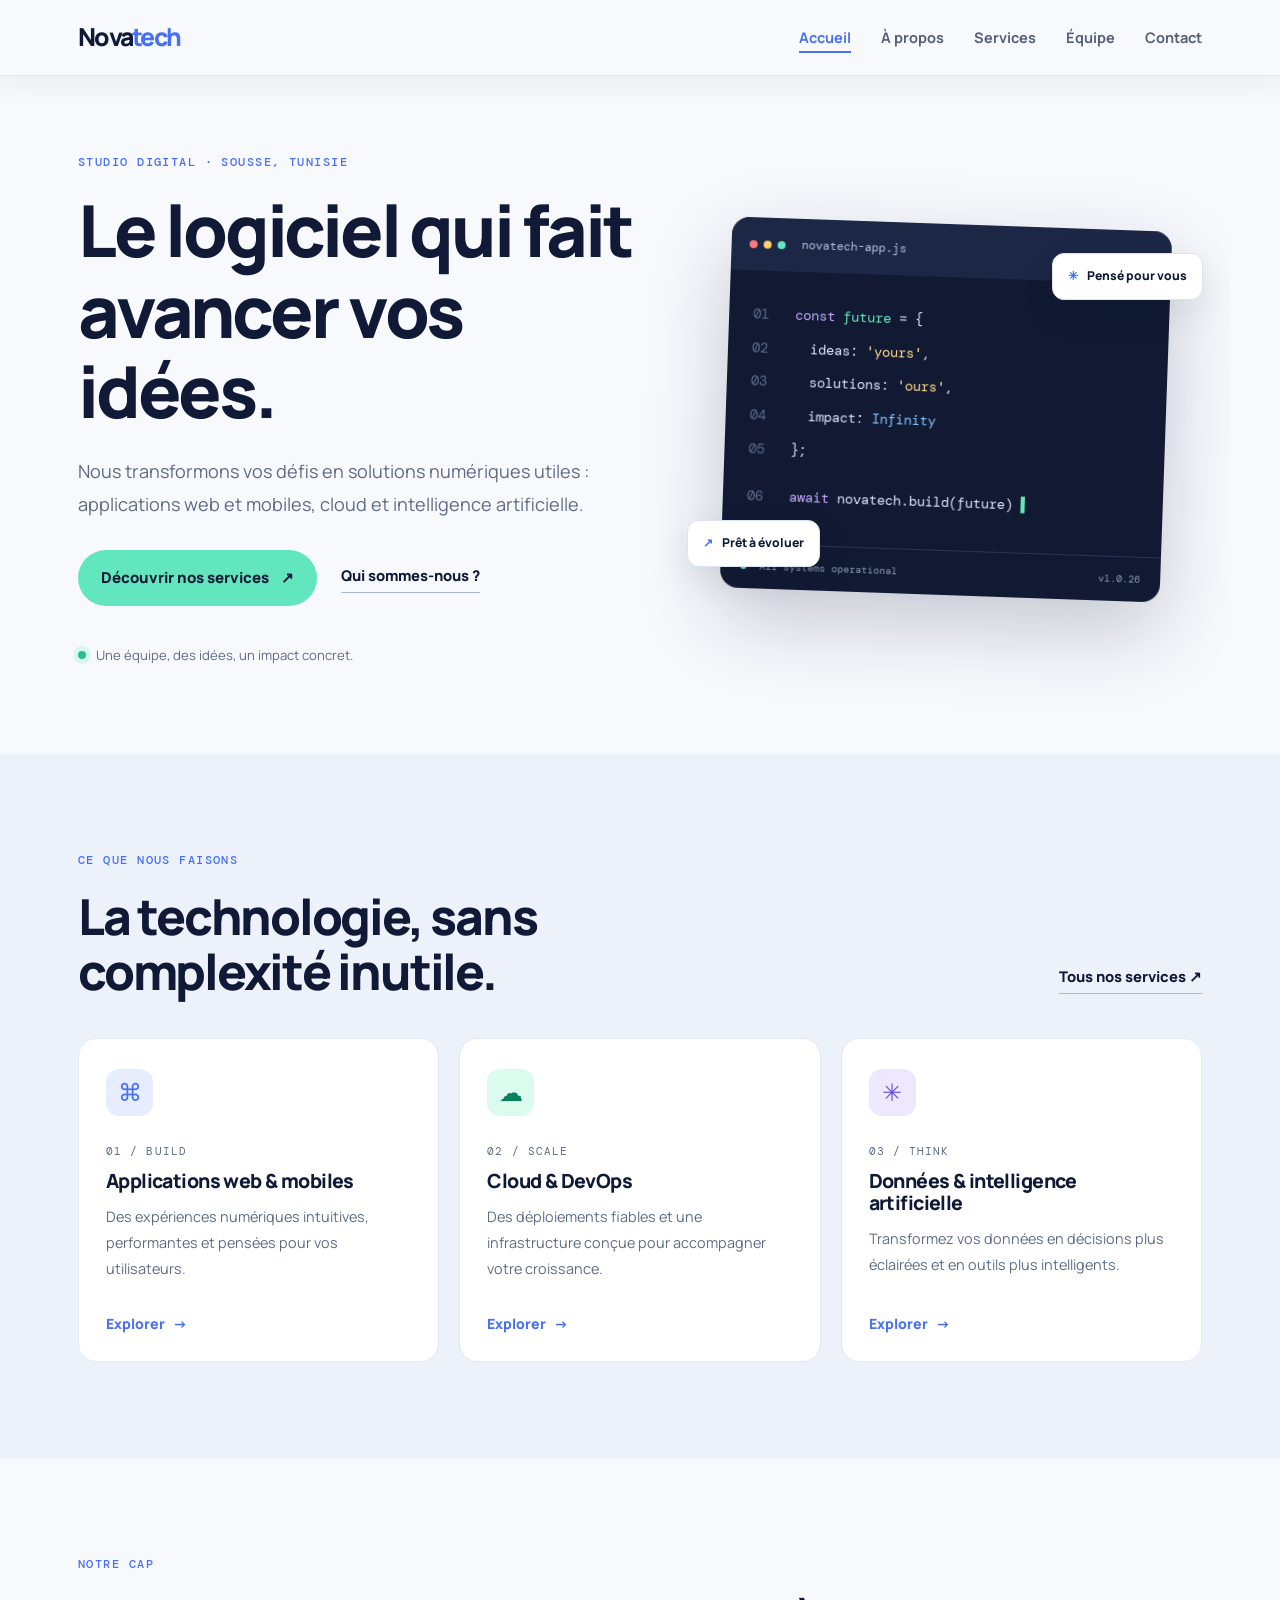
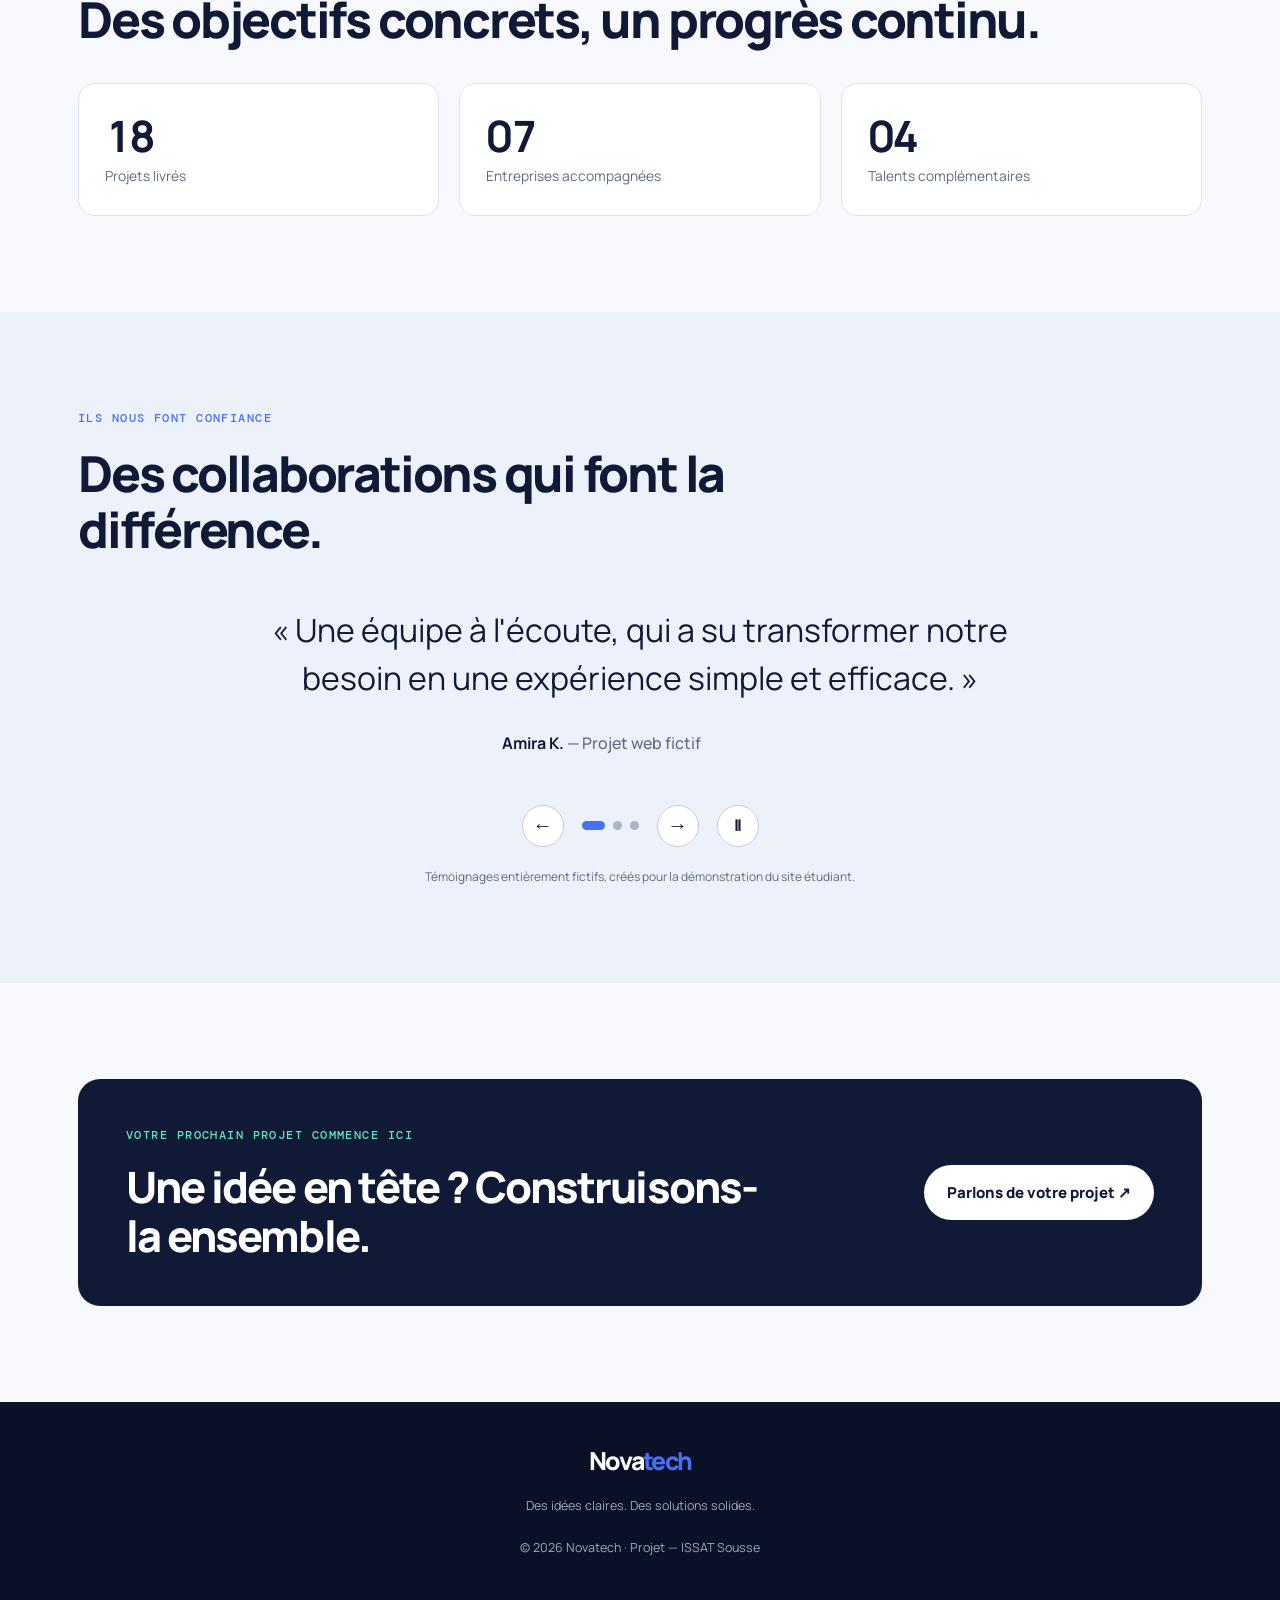
<file: index.html>
<!doctype html>
<html lang="fr">
<head>
    <meta charset="utf-8">
    <meta name="viewport" content="width=device-width, initial-scale=1">

    <title>Novatech — Accueil</title>

    <meta
        name="description"
        content="Novatech, studio fictif de développement logiciel, cloud et intelligence artificielle à Sousse."
    >

    <meta name="theme-color" content="#101a36">
    <meta property="og:type" content="website">
    <meta property="og:site_name" content="Novatech">
    <meta property="og:title" content="Novatech — Studio digital à Sousse">
    <meta property="og:description" content="Applications web et mobiles, cloud et intelligence artificielle : transformons vos idées en solutions numériques.">
    <link rel="icon" type="image/svg+xml" href="favicon.svg">
    <link rel="preconnect" href="https://fonts.googleapis.com">
    <link rel="preconnect" href="https://fonts.gstatic.com" crossorigin>
    <link href="https://fonts.googleapis.com/css2?family=DM+Mono:wght@400;500&family=Manrope:wght@400;500;600;700;800&display=swap" rel="stylesheet">
    <link rel="stylesheet" href="style.css">
</head>

<body>
    <a class="skip-link" href="#main">Aller au contenu</a>

    <!-- En-tête et navigation -->
    <header class="site-header">
        <div class="header-inner">

            <a class="logo" href="index.html">
                Nova<span>tech</span>
            </a>

            <input
                type="checkbox"
                id="menu-toggle"
                class="menu-toggle"
                aria-label="Ouvrir ou fermer le menu"
            >

            <label for="menu-toggle" class="menu-button">
                <span></span>
            </label>

            <nav class="main-nav" aria-label="Navigation principale">
                <ul>
                    <li><a href="index.html" aria-current="page">Accueil</a></li>
                    <li><a href="pages/apropos.html">À propos</a></li>
                    <li><a href="pages/services.html">Services</a></li>
                    <li><a href="pages/equipe.html">Équipe</a></li>
                    <li><a href="pages/contact.html">Contact</a></li>
                </ul>
            </nav>

        </div>
    </header>

    <main id="main">

        <!-- Section principale -->
        <section class="hero" aria-labelledby="hero-title">

            <div class="hero-text">

                <p class="eyebrow">
                    STUDIO DIGITAL · SOUSSE, TUNISIE
                </p>

                <h1 id="hero-title">
                    Le logiciel qui fait avancer vos idées.
                </h1>

                <p class="lead">
                    Nous transformons vos défis en solutions numériques utiles :
                    applications web et mobiles, cloud et intelligence artificielle.
                </p>

                <div class="actions">

                    <a class="btn" href="pages/services.html">
                        Découvrir nos services
                        <span aria-hidden="true">↗</span>
                    </a>

                    <a class="text-link" href="pages/apropos.html">
                        Qui sommes-nous ?
                    </a>

                </div>

                <div class="hero-proof">
                    <span class="proof-dot" aria-hidden="true"></span>
                    Une équipe, des idées, un impact concret.
                </div>

            </div>

            <!-- Illustration de code -->
            <div
                class="hero-visual"
                role="img"
                aria-label="Illustration d'une fenêtre de code représentant une application Novatech"
            >

                <div class="code-window">

                    <div class="code-top">

                        <div class="window-dots" aria-hidden="true">
                            <i></i>
                            <i></i>
                            <i></i>
                        </div>

                        <span>novatech-app.js</span>

                        <span class="code-status">
                            ● LIVE
                        </span>

                    </div>

                    <div class="code-body">

                        <div>
                            <b>01</b>
                            <span class="code-purple">const</span>
                            <span class="code-mint">future</span> = {
                        </div>

                        <div>
                            <b>02</b>
                            &nbsp;&nbsp;ideas:
                            <span class="code-yellow">'yours'</span>,
                        </div>

                        <div>
                            <b>03</b>
                            &nbsp;&nbsp;solutions:
                            <span class="code-yellow">'ours'</span>,
                        </div>

                        <div>
                            <b>04</b>
                            &nbsp;&nbsp;impact:
                            <span class="code-blue">Infinity</span>
                        </div>

                        <div>
                            <b>05</b>
                            };
                        </div>

                        <div class="code-gap"></div>

                        <div>
                            <b>06</b>
                            <span class="code-purple">await</span>
                            novatech.build(future)
                            <span class="cursor" aria-hidden="true">▍</span>
                        </div>

                    </div>

                    <div class="code-footer">

                        <span>
                            <i></i>
                            All systems operational
                        </span>

                        <span>v1.0.26</span>

                    </div>

                </div>

                <div class="float-chip chip-one">
                    <span aria-hidden="true">✳</span>
                    Pensé pour vous
                </div>

                <div class="float-chip chip-two">
                    <span aria-hidden="true">↗</span>
                    Prêt à évoluer
                </div>

                <div class="visual-orbit" aria-hidden="true"></div>

            </div>

        </section>

        <!-- Section des services -->
        <section class="section section-tint" aria-labelledby="services-title">

            <div class="container">

                <div class="section-heading">

                    <div>
                        <p class="eyebrow">CE QUE NOUS FAISONS</p>

                        <h2 id="services-title">
                            La technologie, sans complexité inutile.
                        </h2>
                    </div>

                    <a class="text-link" href="pages/services.html">
                        Tous nos services ↗
                    </a>

                </div>

                <div class="cards">

                    <!-- Service 1 -->
                    <article class="card">

                        <span class="card-icon" aria-hidden="true">⌘</span>

                        <p class="card-kicker">01 / BUILD</p>

                        <h3>Applications web &amp; mobiles</h3>

                        <p>
                            Des expériences numériques intuitives, performantes
                            et pensées pour vos utilisateurs.
                        </p>

                        <a href="pages/services.html">
                            Explorer
                            <span aria-hidden="true">→</span>
                        </a>

                    </article>

                    <!-- Service 2 -->
                    <article class="card">

                        <span class="card-icon mint-icon" aria-hidden="true">☁</span>

                        <p class="card-kicker">02 / SCALE</p>

                        <h3>Cloud &amp; DevOps</h3>

                        <p>
                            Des déploiements fiables et une infrastructure conçue
                            pour accompagner votre croissance.
                        </p>

                        <a href="pages/services.html">
                            Explorer
                            <span aria-hidden="true">→</span>
                        </a>

                    </article>

                    <!-- Service 3 -->
                    <article class="card">

                        <span class="card-icon purple-icon" aria-hidden="true">✳</span>

                        <p class="card-kicker">03 / THINK</p>

                        <h3>Données &amp; intelligence artificielle</h3>

                        <p>
                            Transformez vos données en décisions plus éclairées
                            et en outils plus intelligents.
                        </p>

                        <a href="pages/services.html">
                            Explorer
                            <span aria-hidden="true">→</span>
                        </a>

                    </article>

                </div>

            </div>

        </section>


        <!-- Indicateurs clés -->
        <section class="section" aria-labelledby="stats-title">
            <div class="container">
                <p class="eyebrow">NOTRE CAP</p>
                <h2 id="stats-title">Des objectifs concrets, un progrès continu.</h2>
                <div class="stats-grid">
                    <div><strong>20</strong><span>Projets livrés</span></div>
                    <div><strong>08</strong><span>Entreprises accompagnées</span></div>
                    <div><strong>04</strong><span>Talents complémentaires</span></div>
                </div>
            </div>
        </section>

        <!-- Témoignages : exemples fictifs pour la maquette -->
        <section class="section section-tint testimonial-section" aria-labelledby="testimonials-title">
            <div class="container">
                <div class="section-heading"><div><p class="eyebrow">ILS NOUS FONT CONFIANCE</p><h2 id="testimonials-title">Des collaborations qui font la différence.</h2></div></div>
                <div class="testimonial-carousel" data-testimonial-carousel role="region" aria-roledescription="carrousel" aria-label="Témoignages fictifs">
                    <article class="testimonial-slide is-active" aria-hidden="false"><p class="testimonial-quote">« Une équipe à l'écoute, qui a su transformer notre besoin en une expérience simple et efficace. »</p><p class="testimonial-author"><strong>Amira K.</strong><span> — Projet web fictif</span></p></article>
                    <article class="testimonial-slide" aria-hidden="true" hidden><p class="testimonial-quote">« Une approche claire et structurée, du premier échange jusqu'à la livraison. »</p><p class="testimonial-author"><strong>Walid M.</strong><span> — Projet cloud fictif</span></p></article>
                    <article class="testimonial-slide" aria-hidden="true" hidden><p class="testimonial-quote">« Novatech a rendu des sujets techniques accessibles et concrets pour notre équipe. »</p><p class="testimonial-author"><strong>Rim B.</strong><span> — Projet data fictif</span></p></article>
                    <div class="testimonial-controls"><button type="button" class="carousel-arrow" data-carousel-prev aria-label="Témoignage précédent">←</button><div class="testimonial-dots" role="group" aria-label="Choisir un témoignage"><button type="button" data-carousel-dot="0" aria-label="Témoignage 1" aria-current="true"></button><button type="button" data-carousel-dot="1" aria-label="Témoignage 2"></button><button type="button" data-carousel-dot="2" aria-label="Témoignage 3"></button></div><button type="button" class="carousel-arrow" data-carousel-next aria-label="Témoignage suivant">→</button></div>
                    <p class="testimonial-disclaimer">Témoignages entièrement fictifs, créés pour la démonstration du site étudiant.</p>
                </div>
            </div>
        </section>

        <!-- Appel à l'action -->
        <section class="section" aria-labelledby="cta-title">

            <div class="container">

                <div class="cta-panel">

                    <div>

                        <p class="eyebrow">
                            VOTRE PROCHAIN PROJET COMMENCE ICI
                        </p>

                        <h2 id="cta-title">
                            Une idée en tête ? Construisons-la ensemble.
                        </h2>

                    </div>

                    <a class="btn btn-light" href="#contact-modal" data-modal-open>
                        Parlons de votre projet ↗
                    </a>

                </div>

            </div>

        </section>

    </main>

    <dialog class="cta-modal" id="contact-modal" aria-labelledby="modal-title" aria-describedby="modal-description">
        <div class="cta-modal-content">
            <button class="cta-modal-close" type="button" data-modal-close aria-label="Fermer la fenêtre">×</button>
            <p class="eyebrow">VOTRE PROCHAIN PROJET</p>
            <h2 id="modal-title">Parlons de votre idée.</h2>
            <p id="modal-description">Présentez-nous votre projet et nous verrons ensemble comment le concrétiser.</p>
            <a class="btn" href="pages/contact.html">Accéder au formulaire de contact ↗</a>
        </div>
    </dialog>

    <!-- Pied de page -->
    <footer class="site-footer">

        <a class="logo footer-logo" href="index.html">
            Nova<span>tech</span>
        </a>

        <p>Des idées claires. Des solutions solides.</p>

        <p>
            © 2026 Novatech · Projet — ISSAT Sousse
        </p>

    </footer>

    <script src="script.js" defer></script>
</body>
</html>
</file>
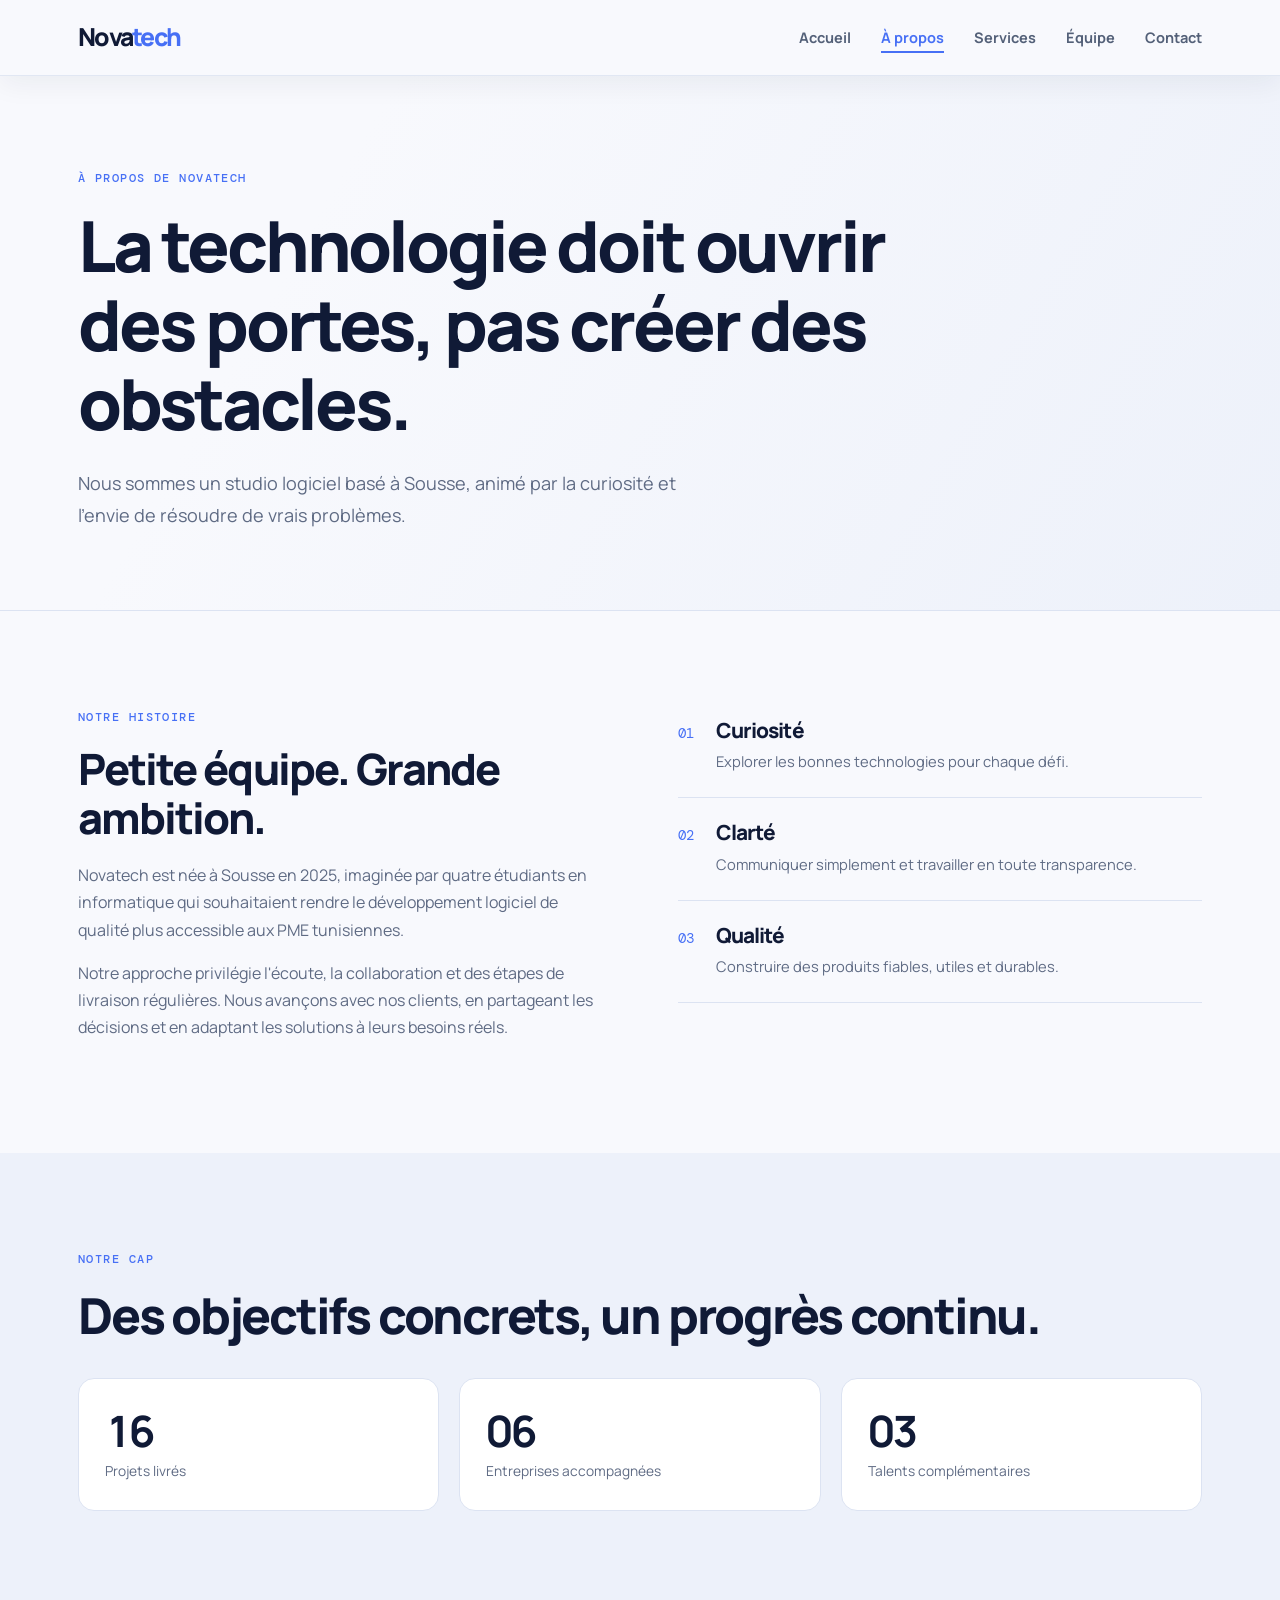
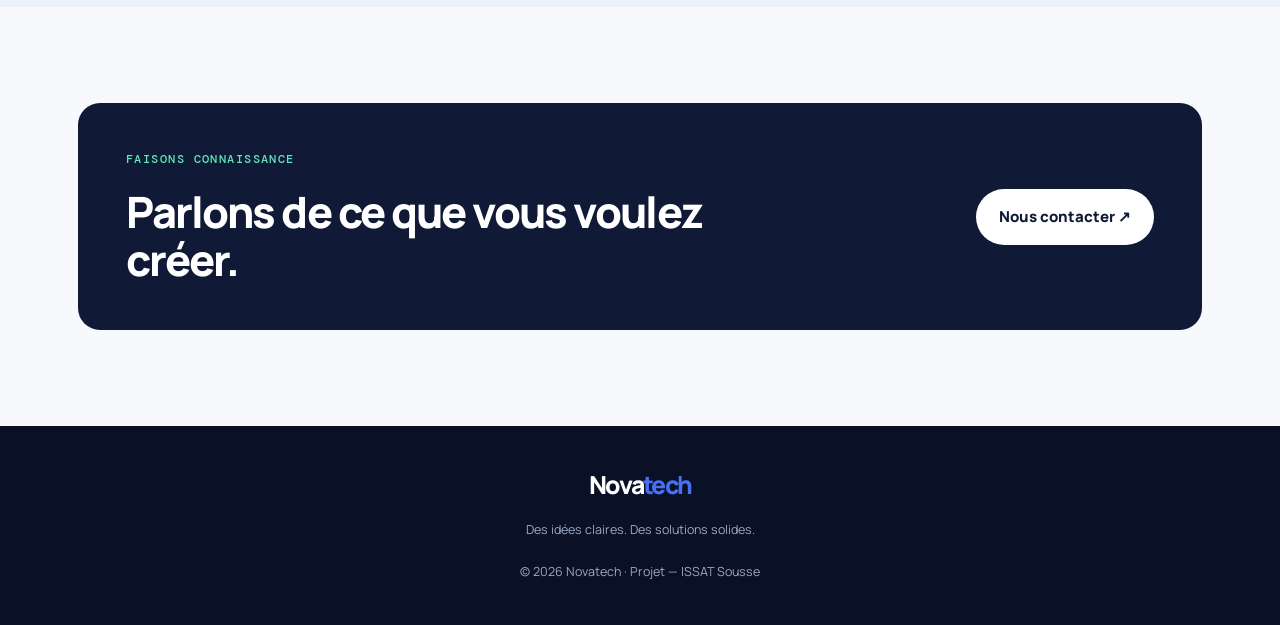
<file: pages/apropos.html>
<!doctype html>
<html lang="fr">

<head>
    <meta charset="utf-8">
    <meta name="viewport" content="width=device-width, initial-scale=1">
    <title>Novatech — À propos</title>
    <meta name="description" content="Découvrez l'histoire, la mission et les valeurs de Novatech.">
    <meta name="theme-color" content="#101a36">
    <meta property="og:type" content="website">
    <meta property="og:site_name" content="Novatech">
    <meta property="og:title" content="Novatech — Studio digital à Sousse">
    <meta property="og:description" content="Applications web et mobiles, cloud et intelligence artificielle : transformons vos idées en solutions numériques.">
    <link rel="icon" type="image/svg+xml" href="../favicon.svg">
    <link rel="preconnect" href="https://fonts.googleapis.com">
    <link rel="preconnect" href="https://fonts.gstatic.com" crossorigin>
    <link href="https://fonts.googleapis.com/css2?family=DM+Mono:wght@400;500&family=Manrope:wght@400;500;600;700;800&display=swap" rel="stylesheet">
    <link rel="stylesheet" href="../style.css">
</head>

<body>
    <a class="skip-link" href="#main">Aller au contenu</a>
    <header class="site-header">
        <div class="header-inner"><a class="logo" href="../index.html">Nova<span>tech</span></a><input type="checkbox"
                id="menu-toggle" class="menu-toggle" aria-label="Ouvrir le menu"><label for="menu-toggle"
                class="menu-button"><span></span></label>
            <nav class="main-nav" aria-label="Navigation principale">
                <ul>
                    <li><a href="../index.html">Accueil</a></li>
                    <li><a href="apropos.html">À propos</a></li>
                    <li><a href="services.html">Services</a></li>
                    <li><a href="equipe.html">Équipe</a></li>
                    <li><a href="contact.html">Contact</a></li>
                </ul>
            </nav>
        </div>
    </header>
    <main id="main" class="page-content">
        <section class="page-hero">
            <div class="container">
                <p class="eyebrow">À PROPOS DE NOVATECH</p>
                <h1>La technologie doit ouvrir des portes, pas créer des obstacles.</h1>
                <p class="lead">Nous sommes un studio logiciel basé à Sousse, animé par la curiosité et l'envie de
                    résoudre de vrais problèmes.</p>
            </div>
        </section>
        <section class="section">
            <div class="container two-col">
                <div>
                    <p class="eyebrow">NOTRE HISTOIRE</p>
                    <h2>Petite équipe. Grande ambition.</h2>
                    <p>Novatech est née à Sousse en 2025, imaginée par quatre étudiants en informatique qui souhaitaient
                        rendre le développement logiciel de qualité plus accessible aux PME tunisiennes.</p>
                    <p>Notre approche privilégie l'écoute, la collaboration et des étapes de livraison régulières. Nous
                        avançons avec nos clients, en partageant les décisions et en adaptant les solutions à leurs
                        besoins réels.</p>
                </div>
                <div class="values-panel">
                    <div class="value-row"><span>01</span>
                        <div>
                            <h3>Curiosité</h3>
                            <p>Explorer les bonnes technologies pour chaque défi.</p>
                        </div>
                    </div>
                    <div class="value-row"><span>02</span>
                        <div>
                            <h3>Clarté</h3>
                            <p>Communiquer simplement et travailler en toute transparence.</p>
                        </div>
                    </div>
                    <div class="value-row"><span>03</span>
                        <div>
                            <h3>Qualité</h3>
                            <p>Construire des produits fiables, utiles et durables.</p>
                        </div>
                    </div>
                </div>
            </div>
        </section>
        <section class="section section-tint">
            <div class="container">
                <p class="eyebrow">NOTRE CAP</p>
                <h2>Des objectifs concrets, un progrès continu.</h2>
                <div class="stats-grid">
                    <div><strong>20</strong><span>Projets livrés</span></div>
                    <div><strong>08</strong><span>Entreprises accompagnées</span></div>
                    <div><strong>04</strong><span>Talents complémentaires</span></div>
                </div>
                
            </div>
        </section>
        <section class="section">
            <div class="container cta-panel">
                <div>
                    <p class="eyebrow">FAISONS CONNAISSANCE</p>
                    <h2>Parlons de ce que vous voulez créer.</h2>
                </div><a class="btn btn-light" href="contact.html">Nous contacter ↗</a>
            </div>
        </section>
    </main>
    <footer class="site-footer"><a class="logo footer-logo" href="../index.html">Nova<span>tech</span></a>
        <p>Des idées claires. Des solutions solides.</p>
        <p>© 2026 Novatech · Projet — ISSAT Sousse</p>
    </footer>
    <script src="../script.js" defer></script>
</body>

</html>
</file>
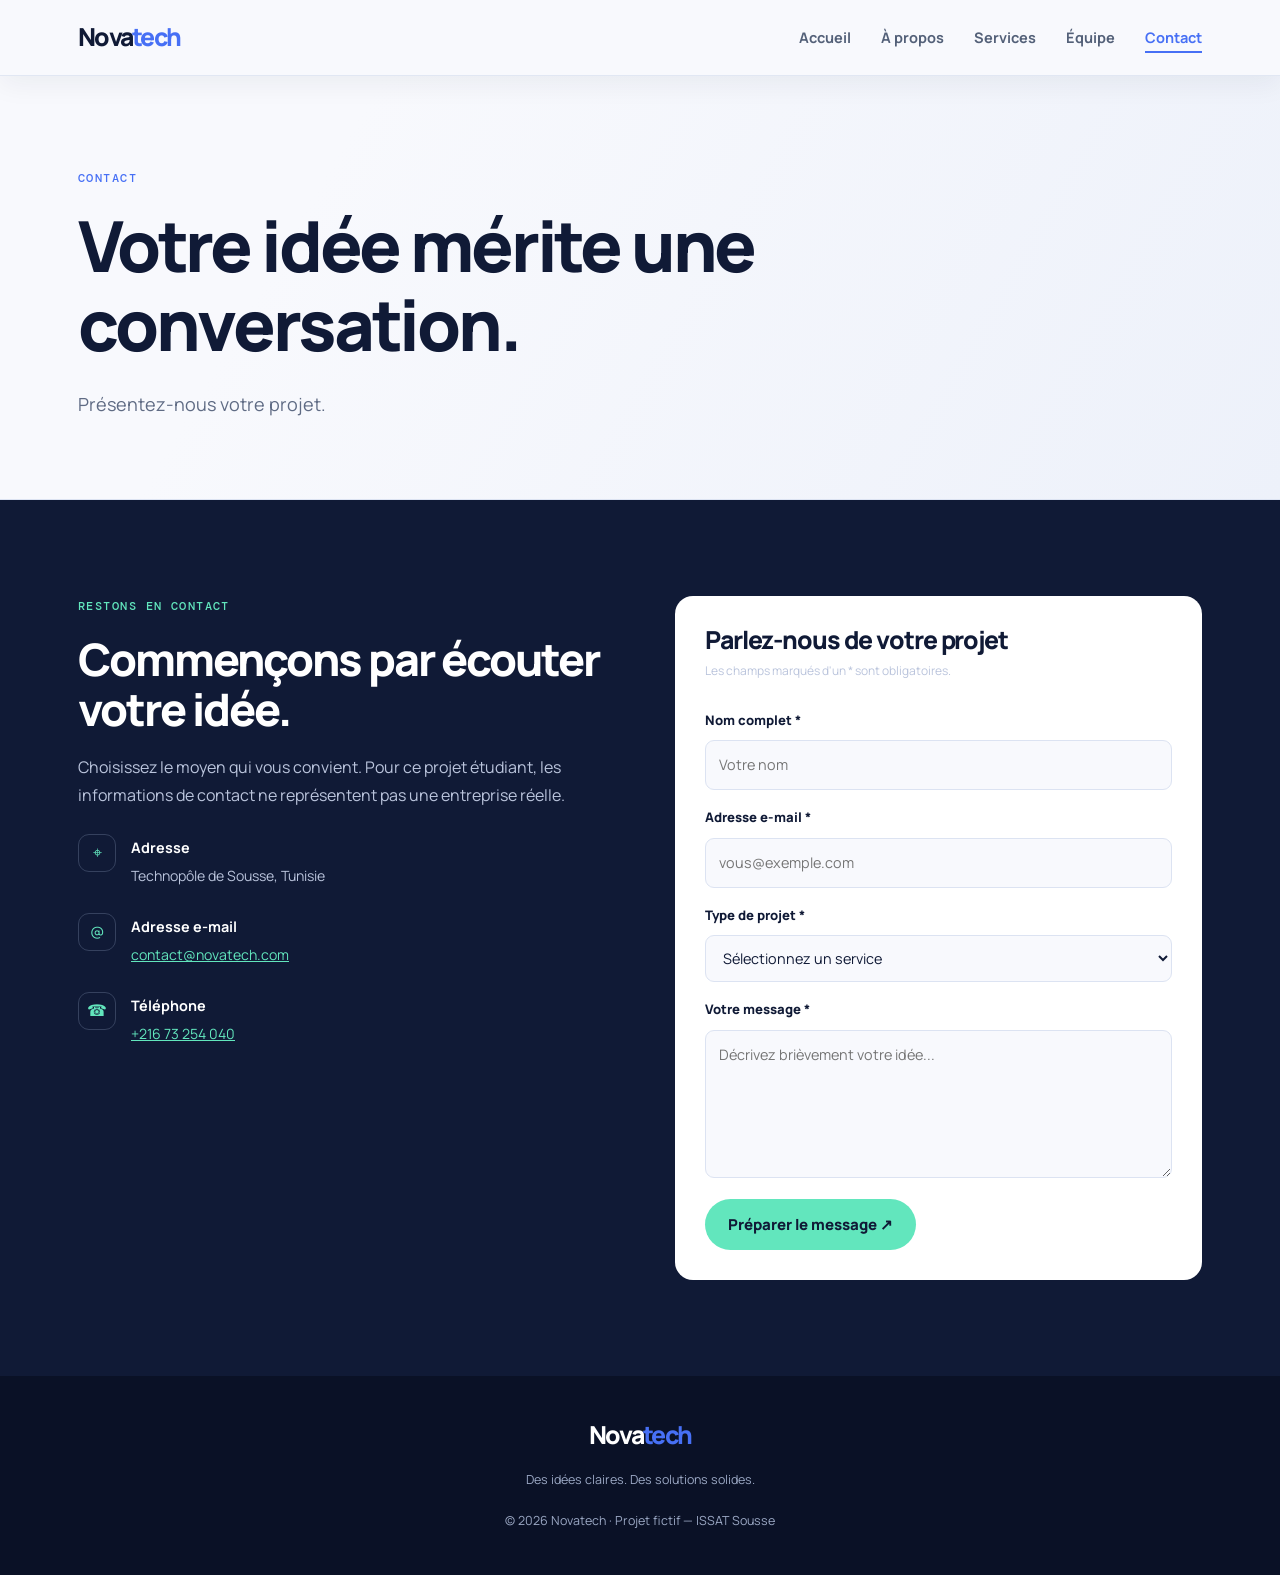
<file: pages/contact.html>
<!doctype html>
<html lang="fr">

<head>
    <meta charset="utf-8">
    <meta name="viewport" content="width=device-width, initial-scale=1">
    <title>Novatech — Contact</title>
    <meta name="description" content="Contactez Novatech pour parler de votre projet web, cloud ou IA.">
    <meta name="theme-color" content="#101a36">
    <meta property="og:type" content="website">
    <meta property="og:site_name" content="Novatech">
    <meta property="og:title" content="Novatech — Studio digital à Sousse">
    <meta property="og:description" content="Applications web et mobiles, cloud et intelligence artificielle : transformons vos idées en solutions numériques.">
    <link rel="icon" type="image/svg+xml" href="../favicon.svg">
    <link rel="preconnect" href="https://fonts.googleapis.com">
    <link rel="preconnect" href="https://fonts.gstatic.com" crossorigin>
    <link href="https://fonts.googleapis.com/css2?family=DM+Mono:wght@400;500&family=Manrope:wght@400;500;600;700;800&display=swap" rel="stylesheet">
    <link rel="stylesheet" href="../style.css">
</head>

<body>
    <a class="skip-link" href="#main">Aller au contenu</a>
    <header class="site-header">
        <div class="header-inner"><a class="logo" href="../index.html">Nova<span>tech</span></a><input type="checkbox"
                id="menu-toggle" class="menu-toggle" aria-label="Ouvrir le menu"><label for="menu-toggle"
                class="menu-button"><span></span></label>
            <nav class="main-nav" aria-label="Navigation principale">
                <ul>
                    <li><a href="../index.html">Accueil</a></li>
                    <li><a href="apropos.html">À propos</a></li>
                    <li><a href="services.html">Services</a></li>
                    <li><a href="equipe.html">Équipe</a></li>
                    <li><a href="contact.html">Contact</a></li>
                </ul>
            </nav>
        </div>
    </header>
    <main id="main" class="page-content">
        <section class="page-hero">
            <div class="container">
                <p class="eyebrow">CONTACT</p>
                <h1>Votre idée mérite une conversation.</h1>
                <p class="lead">Présentez-nous votre projet.</p>
            </div>
        </section>
        <section class="section section-dark">
            <div class="container two-col contact-layout">
                <div>
                    <p class="eyebrow">RESTONS EN CONTACT</p>
                    <h2>Commençons par écouter votre idée.</h2>
                    <p>Choisissez le moyen qui vous convient. Pour ce projet étudiant, les informations de contact ne
                        représentent pas une entreprise réelle.</p>
                    <div class="contact-detail"><span class="contact-icon">⌖</span>
                        <div><strong>Adresse</strong>
                            <p>Technopôle de Sousse, Tunisie</p>
                        </div>
                    </div>
                    <div class="contact-detail"><span class="contact-icon">@</span>
                        <div><strong>Adresse e-mail </strong>
                            <p><a href="mailto:contact@novatech.com">contact@novatech.com</a></p>
                        </div>
                    </div>
                    <div class="contact-detail"><span class="contact-icon">☎</span>
                        <div><strong>Téléphone </strong>
                            <p><a href="tel:+21673254040">+216 73 254 040</a></p>
                        </div>
                    </div>
                </div>
                <form class="form" novalidate action="#" method="post">
                    <div class="form-intro">
                        <h2>Parlez-nous de votre projet</h2>
                        <p>Les champs marqués d'un * sont obligatoires.</p>
                    </div>
                    <label for="nom">Nom complet *</label>
                    <input type="text" id="nom" name="Nom"
                        autocomplete="name" placeholder="Votre nom" required>
                    
                    <label for="email">Adresse e-mail *</label>
                    <input type="email" id="email" name="Email" autocomplete="email"
                        placeholder="vous@exemple.com" required>
                        
                    <label for="type">Type de projet *</label>
                    <select id="type" name="Type de projet" required>
                        <option value="">Sélectionnez un service</option>
                        <option>Application web ou mobile</option>
                        <option>Cloud et DevOps</option>
                        <option>Données et intelligence artificielle</option>
                        <option>Autre projet</option>
                    </select><label for="message">Votre message *</label><textarea id="message" name="Message" rows="5"
                        placeholder="Décrivez brièvement votre idée..." required></textarea><button class="btn"
                        type="submit">Préparer le message ↗</button>
                    
                </form>
            </div>
        </section>
    </main>
    <footer class="site-footer"><a class="logo footer-logo" href="../index.html">Nova<span>tech</span></a>
        <p>Des idées claires. Des solutions solides.</p>
        <p>© 2026 Novatech · Projet fictif — ISSAT Sousse</p>
    </footer>
    <script src="../script.js" defer></script>
</body>

</html>
</file>
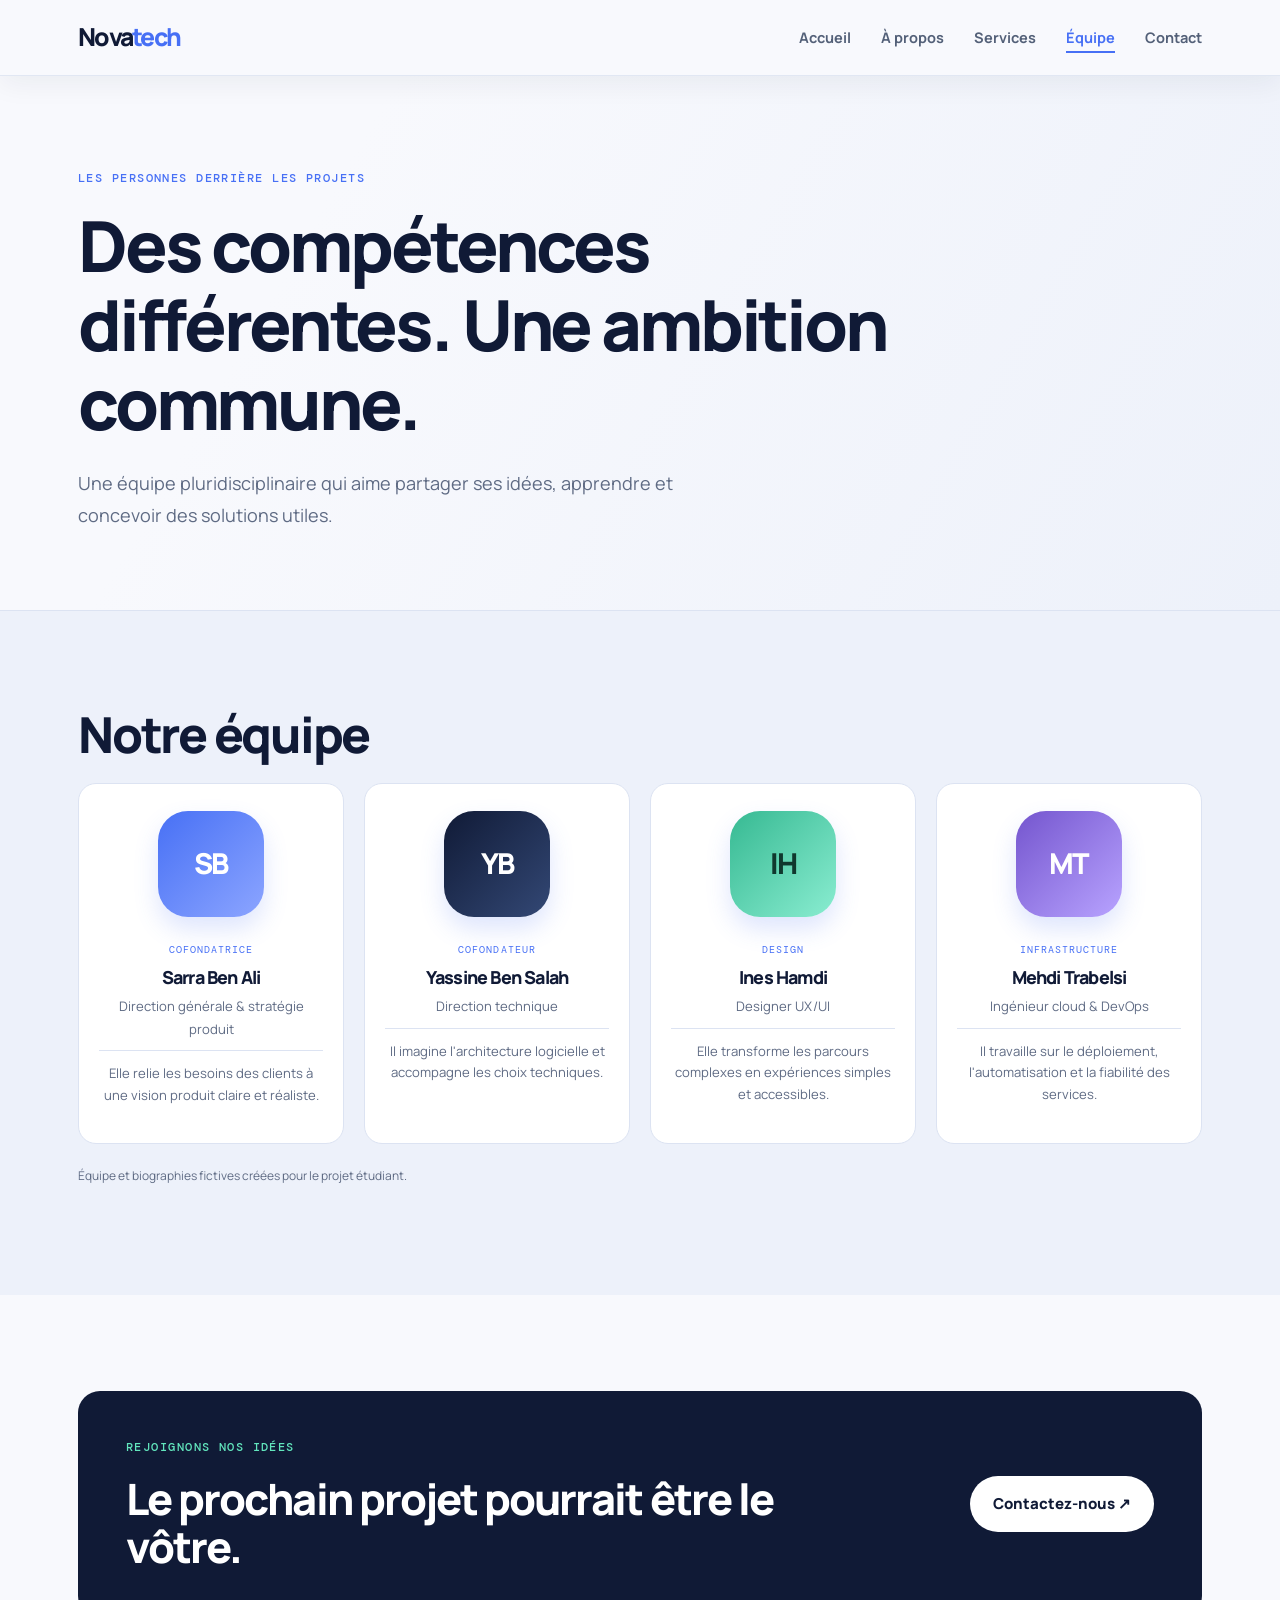
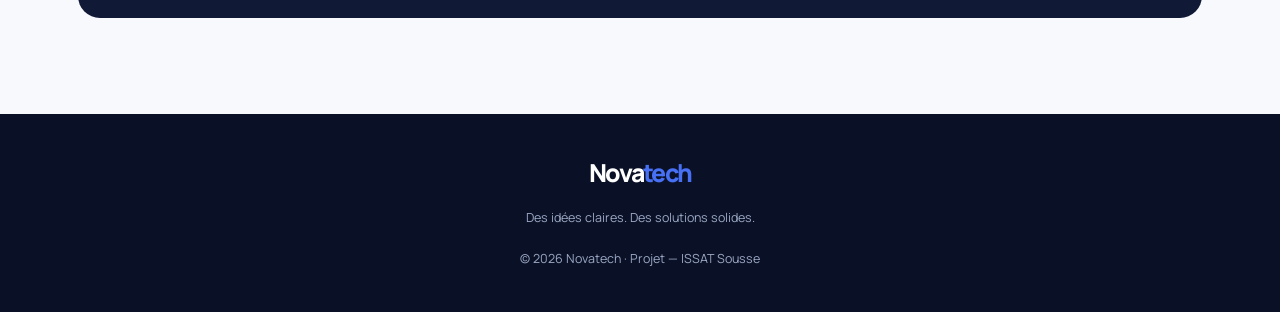
<file: pages/equipe.html>
<!doctype html>
<html lang="fr">

<head>
    <meta charset="utf-8">
    <meta name="viewport" content="width=device-width, initial-scale=1">
    <title>Novatech — Équipe</title>
    <meta name="description" content="Rencontrez l'équipe fictive de Novatech, studio logiciel à Sousse.">
    <meta name="theme-color" content="#101a36">
    <meta property="og:type" content="website">
    <meta property="og:site_name" content="Novatech">
    <meta property="og:title" content="Novatech — Studio digital à Sousse">
    <meta property="og:description" content="Applications web et mobiles, cloud et intelligence artificielle : transformons vos idées en solutions numériques.">
    <link rel="icon" type="image/svg+xml" href="../favicon.svg">
    <link rel="preconnect" href="https://fonts.googleapis.com">
    <link rel="preconnect" href="https://fonts.gstatic.com" crossorigin>
    <link href="https://fonts.googleapis.com/css2?family=DM+Mono:wght@400;500&family=Manrope:wght@400;500;600;700;800&display=swap" rel="stylesheet">
    <link rel="stylesheet" href="../style.css">
</head>

<body>
    <a class="skip-link" href="#main">Aller au contenu</a>
    <header class="site-header">
        <div class="header-inner"><a class="logo" href="../index.html">Nova<span>tech</span></a><input type="checkbox"
                id="menu-toggle" class="menu-toggle" aria-label="Ouvrir le menu"><label for="menu-toggle"
                class="menu-button"><span></span></label>
            <nav class="main-nav" aria-label="Navigation principale">
                <ul>
                    <li><a href="../index.html">Accueil</a></li>
                    <li><a href="apropos.html">À propos</a></li>
                    <li><a href="services.html">Services</a></li>
                    <li><a href="equipe.html">Équipe</a></li>
                    <li><a href="contact.html">Contact</a></li>
                </ul>
            </nav>
        </div>
    </header>
    <main id="main" class="page-content">
        <section class="page-hero">
            <div class="container">
                <p class="eyebrow">LES PERSONNES DERRIÈRE LES PROJETS</p>
                <h1>Des compétences différentes. Une ambition commune.</h1>
                <p class="lead">Une équipe pluridisciplinaire qui aime partager ses idées, apprendre et concevoir des
                    solutions utiles.</p>
            </div>
        </section>
        <section class="section section-tint">
            <div class="container">
                <h2>Notre équipe</h2>
                <div class="team">
                    <article class="member">
                        <div class="avatar avatar-one" aria-hidden="true">SB</div>
                        <p class="member-role">COFONDATRICE</p>
                        <h3>Sarra Ben Ali</h3>
                        <p>Direction générale & stratégie produit</p>
                        <p class="member-bio">Elle relie les besoins des clients à une vision produit claire et
                            réaliste.</p>
                    </article>
                    <article class="member">
                        <div class="avatar avatar-two" aria-hidden="true">YB</div>
                        <p class="member-role">COFONDATEUR</p>
                        <h3>Yassine Ben Salah</h3>
                        <p>Direction technique</p>
                        <p class="member-bio">Il imagine l'architecture logicielle et accompagne les choix techniques.
                        </p>
                    </article>
                    <article class="member">
                        <div class="avatar avatar-three" aria-hidden="true">IH</div>
                        <p class="member-role">DESIGN</p>
                        <h3>Ines Hamdi</h3>
                        <p>Designer UX/UI</p>
                        <p class="member-bio">Elle transforme les parcours complexes en expériences simples et
                            accessibles.</p>
                    </article>
                    <article class="member">
                        <div class="avatar avatar-four" aria-hidden="true">MT</div>
                        <p class="member-role">INFRASTRUCTURE</p>
                        <h3>Mehdi Trabelsi</h3>
                        <p>Ingénieur cloud & DevOps</p>
                        <p class="member-bio">Il travaille sur le déploiement, l'automatisation et la fiabilité des
                            services.</p>
                    </article>
                </div>
                <p class="small-note">Équipe et biographies fictives créées pour le projet étudiant.</p>
            </div>
        </section>
        <section class="section">
            <div class="container cta-panel">
                <div>
                    <p class="eyebrow">REJOIGNONS NOS IDÉES</p>
                    <h2>Le prochain projet pourrait être le vôtre.</h2>
                </div><a class="btn btn-light" href="contact.html">Contactez-nous ↗</a>
            </div>
        </section>
    </main>
    <footer class="site-footer"><a class="logo footer-logo" href="../index.html">Nova<span>tech</span></a>
        <p>Des idées claires. Des solutions solides.</p>
        <p>© 2026 Novatech · Projet  — ISSAT Sousse</p>
    </footer>
    <script src="../script.js" defer></script>
</body>

</html>
</file>
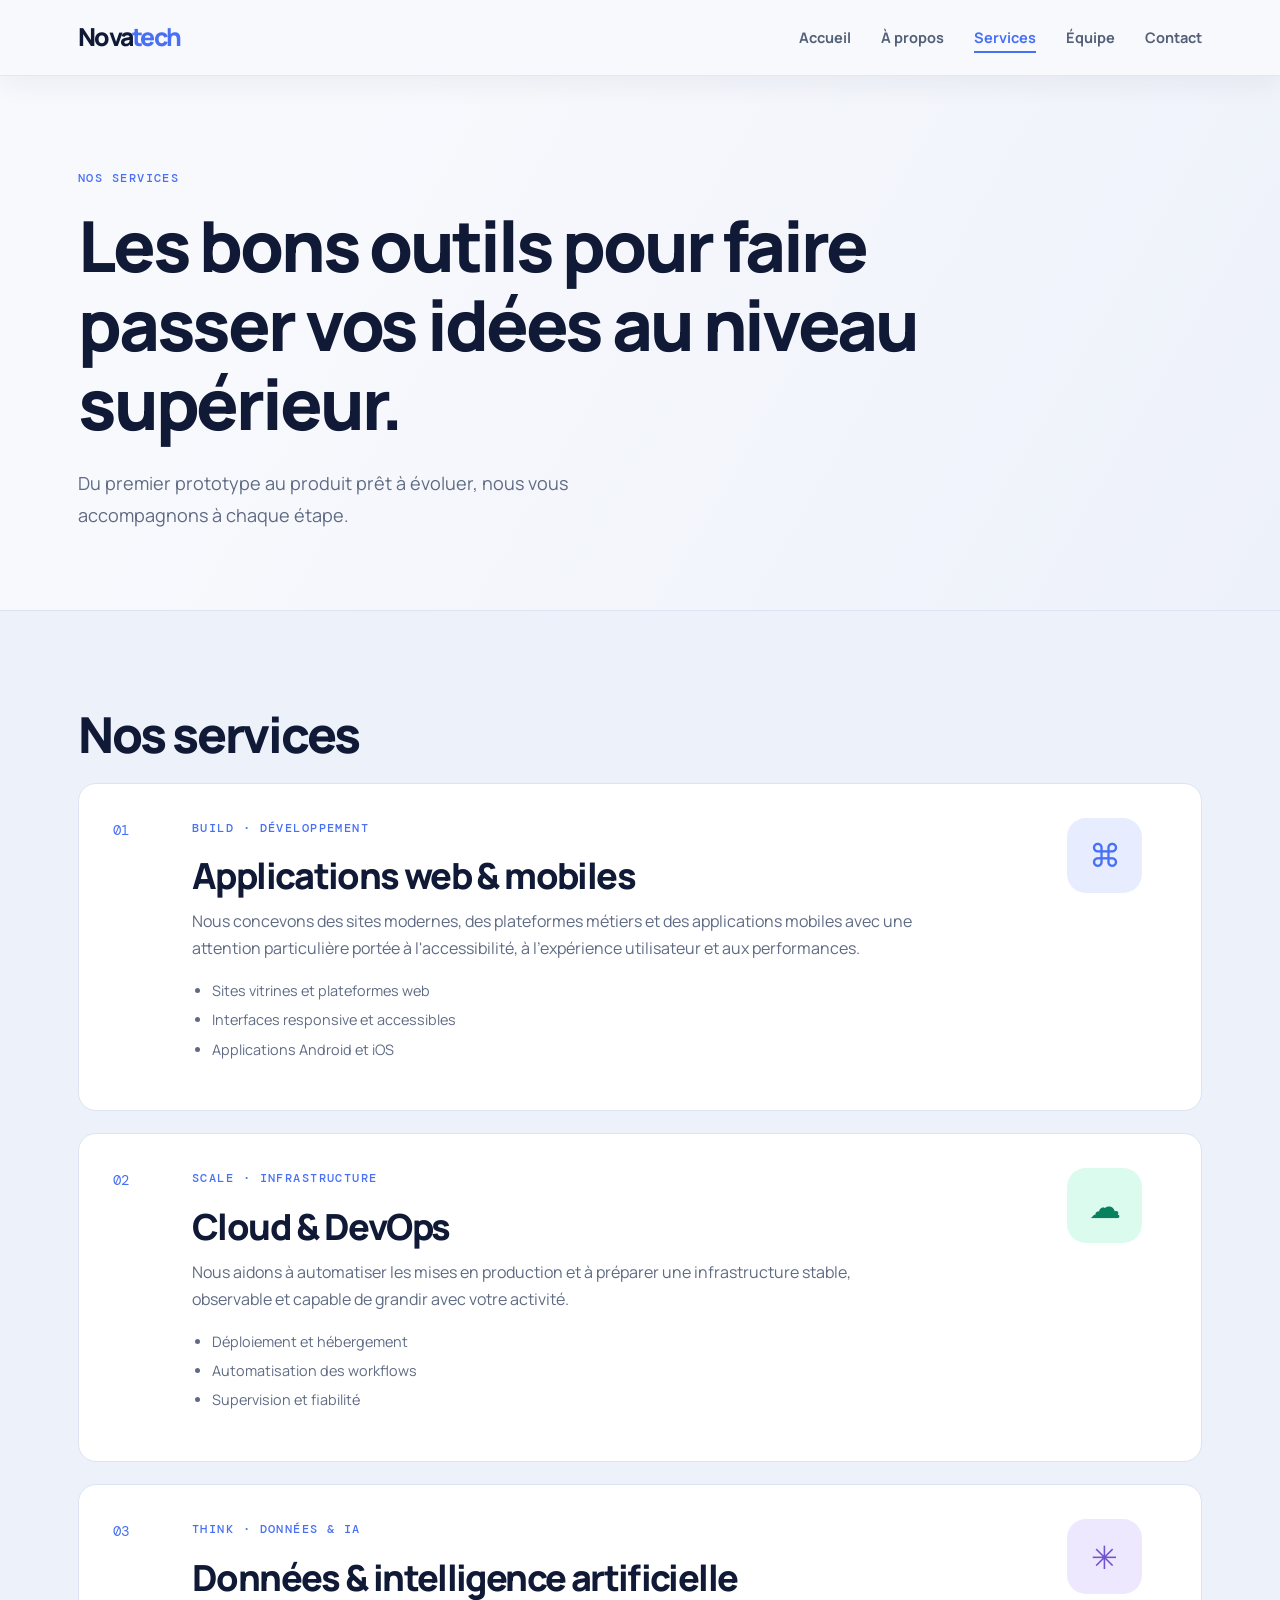
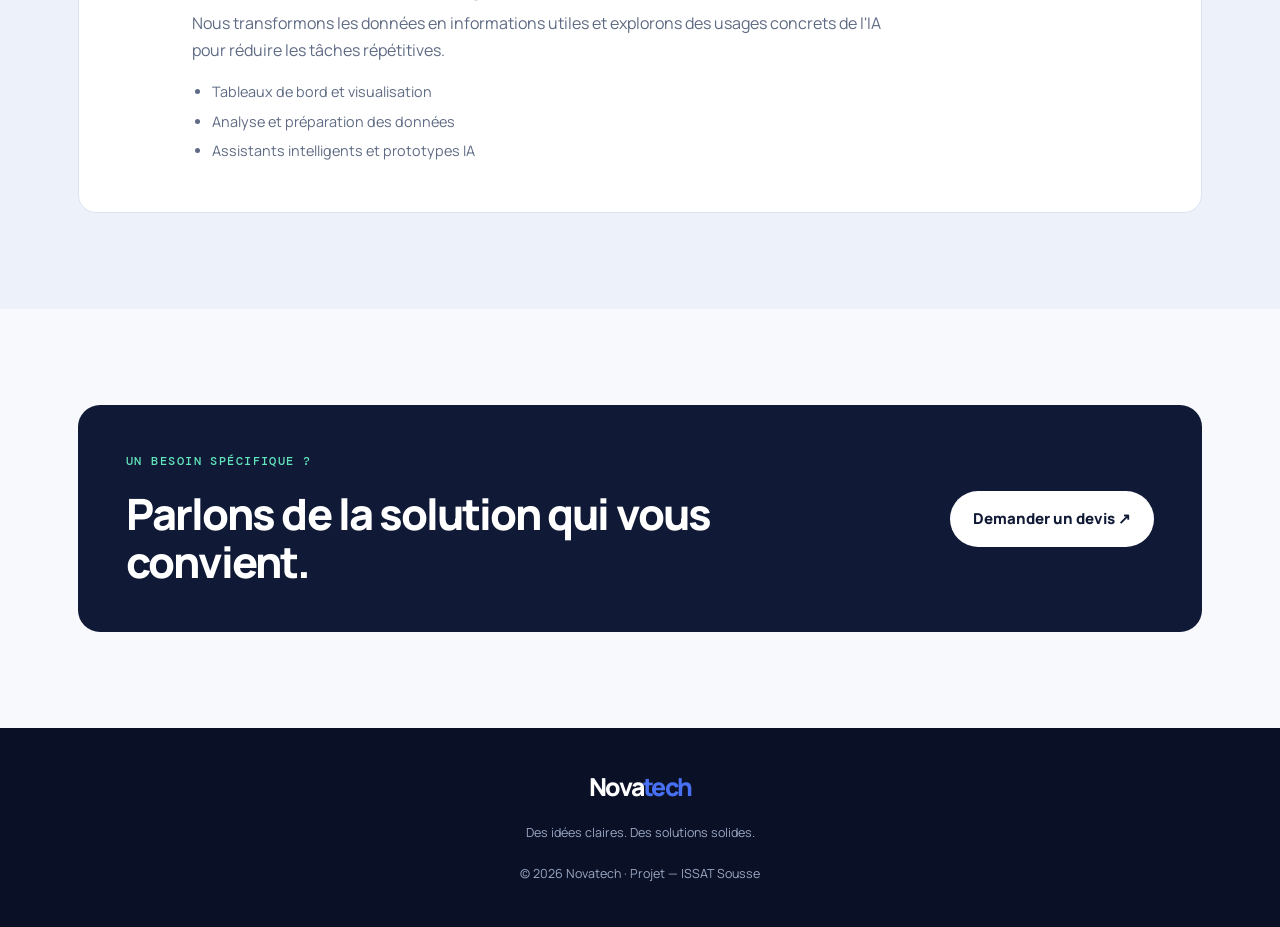
<file: pages/services.html>
<!doctype html>
<html lang="fr">

<head>
    <meta charset="utf-8">
    <meta name="viewport" content="width=device-width, initial-scale=1">
    <title>Novatech — Services</title>
    <meta name="description" content="Applications web et mobiles, cloud, DevOps, données et IA par Novatech.">
    <meta name="theme-color" content="#101a36">
    <meta property="og:type" content="website">
    <meta property="og:site_name" content="Novatech">
    <meta property="og:title" content="Novatech — Studio digital à Sousse">
    <meta property="og:description" content="Applications web et mobiles, cloud et intelligence artificielle : transformons vos idées en solutions numériques.">
    <link rel="icon" type="image/svg+xml" href="../favicon.svg">
    <link rel="preconnect" href="https://fonts.googleapis.com">
    <link rel="preconnect" href="https://fonts.gstatic.com" crossorigin>
    <link href="https://fonts.googleapis.com/css2?family=DM+Mono:wght@400;500&family=Manrope:wght@400;500;600;700;800&display=swap" rel="stylesheet">
    <link rel="stylesheet" href="../style.css">
</head>

<body>
    <a class="skip-link" href="#main">Aller au contenu</a>
    <header class="site-header">
        <div class="header-inner"><a class="logo" href="../index.html">Nova<span>tech</span></a><input type="checkbox"
                id="menu-toggle" class="menu-toggle" aria-label="Ouvrir le menu"><label for="menu-toggle"
                class="menu-button"><span></span></label>
            <nav class="main-nav" aria-label="Navigation principale">
                <ul>
                    <li><a href="../index.html">Accueil</a></li>
                    <li><a href="apropos.html">À propos</a></li>
                    <li><a href="services.html">Services</a></li>
                    <li><a href="equipe.html">Équipe</a></li>
                    <li><a href="contact.html">Contact</a></li>
                </ul>
            </nav>
        </div>
    </header>
    <main id="main" class="page-content">
        <section class="page-hero">
            <div class="container">
                <p class="eyebrow">NOS SERVICES</p>
                <h1>Les bons outils pour faire passer vos idées au niveau supérieur.</h1>
                <p class="lead">Du premier prototype au produit prêt à évoluer, nous vous accompagnons à chaque étape.
                </p>
            </div>
        </section>
        <section class="section section-tint">
            <div class="container">
                <h2>Nos services</h2>
                <div class="service-list">
                <article class="service-item">
                    <div class="service-number">01</div>
                    <div>
                        <p class="eyebrow">BUILD · DÉVELOPPEMENT</p>
                        <h3>Applications web &amp; mobiles</h3>
                        <p>Nous concevons des sites modernes, des plateformes métiers et des applications mobiles avec
                            une attention particulière portée à l'accessibilité, à l'expérience utilisateur et aux
                            performances.</p>
                        <ul>
                            <li>Sites vitrines et plateformes web</li>
                            <li>Interfaces responsive et accessibles</li>
                            <li>Applications Android et iOS</li>
                        </ul>
                    </div>
                    <div class="service-symbol">⌘</div>
                </article>
                <article class="service-item">
                    <div class="service-number">02</div>
                    <div>
                        <p class="eyebrow">SCALE · INFRASTRUCTURE</p>
                        <h3>Cloud &amp; DevOps</h3>
                        <p>Nous aidons à automatiser les mises en production et à préparer une infrastructure stable,
                            observable et capable de grandir avec votre activité.</p>
                        <ul>
                            <li>Déploiement et hébergement</li>
                            <li>Automatisation des workflows</li>
                            <li>Supervision et fiabilité</li>
                        </ul>
                    </div>
                    <div class="service-symbol mint-icon">☁</div>
                </article>
                <article class="service-item">
                    <div class="service-number">03</div>
                    <div>
                        <p class="eyebrow">THINK · DONNÉES & IA</p>
                        <h3>Données &amp; intelligence artificielle</h3>
                        <p>Nous transformons les données en informations utiles et explorons des usages concrets de l'IA
                            pour réduire les tâches répétitives.</p>
                        <ul>
                            <li>Tableaux de bord et visualisation</li>
                            <li>Analyse et préparation des données</li>
                            <li>Assistants intelligents et prototypes IA</li>
                        </ul>
                    </div>
                    <div class="service-symbol purple-icon">✳</div>
                </article>
                </div>
            </div>
        </section>
        <section class="section">
            <div class="container cta-panel">
                <div>
                    <p class="eyebrow">UN BESOIN SPÉCIFIQUE ?</p>
                    <h2>Parlons de la solution qui vous convient.</h2>
                </div><a class="btn btn-light" href="contact.html">Demander un devis ↗</a>
            </div>
        </section>
    </main>
    <footer class="site-footer"><a class="logo footer-logo" href="../index.html">Nova<span>tech</span></a>
        <p>Des idées claires. Des solutions solides.</p>
        <p>© 2026 Novatech · Projet — ISSAT Sousse</p>
    </footer>
    <script src="../script.js" defer></script>
</body>

</html>
</file>
<file: style.css>
/* Les polices sont chargées avec preconnect et link dans chaque page. */
:root {
    --ink: #101a36;
    --ink-soft: #1a2748;
    --azure: #4770f5;
    --mint: #62e6bd;
    --purple: #b8a3ff;
    --mist: #edf1fa;
    --paper: #f8f9fd;
    --muted: #5f6b84;
    --line: #dce3f2;
    --header-h: 76px;
    --font-title: 'Manrope', Arial, sans-serif;
    --font-body: 'Manrope', Arial, sans-serif
}

*,
*::before,
*::after {
    box-sizing: border-box
}

html {
    scroll-behavior: smooth;
    scroll-padding-top: calc(var(--header-h) + 20px)
}

body {
    margin: 0;
    background: var(--paper);
    color: var(--ink);
    font-family: var(--font-body);
    font-size: 16px;
    line-height: 1.7;
    -webkit-font-smoothing: antialiased
}

h1,
h2,
h3,
p {
    margin-top: 0
}

h1,
h2,
h3 {
    font-family: var(--font-title);
    line-height: 1.12;
    letter-spacing: -.045em
}

h1 {
    font-size: clamp(2.8rem, 6vw, 5.4rem);
    font-weight: 800;
    max-width: 760px;
    margin-bottom: 24px
}

h2 {
    font-size: clamp(2rem, 4vw, 3.1rem);
    font-weight: 800;
    margin-bottom: 20px
}

h3 {
    font-size: 1.3rem;
    font-weight: 800;
    margin-bottom: 12px
}

p {
    color: var(--muted);
    max-width: 68ch
}

a {
    color: inherit
}

a:focus-visible,
button:focus-visible,
input:focus-visible,
select:focus-visible,
textarea:focus-visible,
.menu-toggle:focus-visible+.menu-button {
    outline: 3px solid var(--azure);
    outline-offset: 4px
}

.site-header {
    position: fixed;
    inset: 0 0 auto;
    height: var(--header-h);
    background: rgba(248, 249, 253, .94);
    border-bottom: 1px solid rgba(220, 227, 242, .8);
    backdrop-filter: blur(18px);
    z-index: 100
}

.header-inner {
    max-width: 1180px;
    height: 100%;
    padding: 0 28px;
    margin: auto;
    display: flex;
    align-items: center;
    justify-content: space-between;
    gap: 24px
}

.logo {
    font-family: var(--font-title);
    font-size: 1.55rem;
    font-weight: 800;
    letter-spacing: -.07em;
    text-decoration: none;
    color: var(--ink);
    white-space: nowrap
}

.logo span {
    color: var(--azure)
}

.main-nav ul {
    display: flex;
    align-items: center;
    gap: 30px;
    list-style: none;
    margin: 0;
    padding: 0
}

.main-nav a {
    text-decoration: none;
    color: #536078;
    font-size: .91rem;
    font-weight: 700;
    transition: color .2s
}

.main-nav a:hover,
.main-nav a[aria-current=page] {
    color: var(--azure)
}

.main-nav a[aria-current=page]:not(.nav-cta) {
    text-decoration: underline;
    text-decoration-thickness: 2px;
    text-underline-offset: 8px
}

.main-nav .nav-cta {
    display: inline-flex;
    background: var(--ink);
    color: white;
    padding: 11px 20px;
    border-radius: 999px;
    transition: background .2s, transform .2s
}

.main-nav .nav-cta:hover {
    background: var(--azure);
    transform: translateY(-1px)
}

.menu-toggle {
    position: absolute;
    width: 1px;
    height: 1px;
    overflow: hidden;
    clip-path: inset(50%);
    white-space: nowrap
}

.menu-button {
    display: none;
    width: 44px;
    height: 44px;
    cursor: pointer;
    position: relative
}

.menu-button span,
.menu-button span:before,
.menu-button span:after {
    position: absolute;
    content: "";
    width: 23px;
    height: 2px;
    background: var(--ink);
    left: 10px;
    top: 21px;
    border-radius: 2px;
    transition: transform .2s, opacity .2s
}

.menu-button span:before {
    left: 0;
    top: -7px
}

.menu-button span:after {
    left: 0;
    top: 7px
}

.hero {
    max-width: 1180px;
    min-height: 720px;
    margin: auto;
    padding: calc(var(--header-h) + 76px) 28px 88px;
    display: grid;
    grid-template-columns: 1.05fr .95fr;
    align-items: center;
    gap: 48px;
    overflow: hidden
}

.hero-text {
    position: relative;
    z-index: 1
}

.eyebrow {
    font-family: 'DM Mono', monospace;
    font-size: .75rem;
    letter-spacing: .12em;
    font-weight: 500;
    color: var(--azure);
    margin-bottom: 18px
}

.hero h1 {
    font-size: clamp(3.15rem, 5.6vw, 5.2rem)
}

.lead {
    font-size: 1.13rem;
    line-height: 1.8;
    max-width: 610px;
    margin-bottom: 30px
}

.actions {
    display: flex;
    align-items: center;
    gap: 24px;
    flex-wrap: wrap
}

.btn {
    display: inline-flex;
    justify-content: center;
    align-items: center;
    gap: 12px;
    border: 0;
    border-radius: 999px;
    background: var(--mint);
    color: var(--ink);
    font-family: var(--font-title);
    font-weight: 800;
    font-size: .94rem;
    text-decoration: none;
    padding: 15px 23px;
    cursor: pointer;
    transition: transform .2s, box-shadow .2s, background .2s
}

.btn:hover {
    transform: translateY(-3px);
    box-shadow: 0 12px 26px rgba(16, 26, 54, .14)
}

.text-link {
    font-weight: 800;
    text-decoration: none;
    font-size: .92rem;
    border-bottom: 1px solid #aeb8ce;
    padding-bottom: 4px
}

.text-link:hover {
    color: var(--azure);
    border-color: var(--azure)
}

.hero-proof {
    margin-top: 38px;
    font-size: .82rem;
    color: var(--muted);
    display: flex;
    align-items: center;
    gap: 10px
}

.proof-dot {
    width: 8px;
    height: 8px;
    background: #29bf8c;
    border-radius: 50%;
    box-shadow: 0 0 0 5px #d8f8ed
}

.hero-visual {
    min-height: 410px;
    display: grid;
    place-items: center;
    position: relative;
    background: radial-gradient(ellipse at center, rgba(71, 112, 245, .14), rgba(248, 249, 253, 0) 68%)
}

.code-window {
    width: min(100%, 440px);
    border-radius: 18px;
    overflow: hidden;
    background: #111a32;
    box-shadow: 0 30px 80px rgba(16, 26, 54, .22);
    transform: rotate(2deg);
    animation: float-in .8s ease-out both;
    position: relative;
    z-index: 2
}

.code-top {
    height: 53px;
    background: #1b2745;
    display: flex;
    align-items: center;
    gap: 16px;
    padding: 0 18px;
    color: #b6c1db;
    font-family: 'DM Mono', monospace;
    font-size: .72rem
}

.window-dots {
    display: flex;
    gap: 6px
}

.window-dots i {
    width: 8px;
    height: 8px;
    border-radius: 50%;
    background: #ff7979
}

.window-dots i:nth-child(2) {
    background: #ffd166
}

.window-dots i:nth-child(3) {
    background: var(--mint)
}

.code-status {
    margin-left: auto;
    color: var(--mint);
    font-size: .65rem
}

.code-body {
    padding: 27px 24px 31px;
    color: #dce5ff;
    font-family: 'DM Mono', monospace;
    font-size: clamp(.68rem, 1.3vw, .86rem);
    line-height: 2.45
}

.code-body b {
    display: inline-block;
    width: 34px;
    color: #5f6c8b;
    font-weight: 400
}

.code-purple {
    color: #c6a8ff
}

.code-mint {
    color: #62e6bd
}

.code-yellow {
    color: #ffd98a
}

.code-blue {
    color: #86c5ff
}

.code-gap {
    height: 13px
}

.cursor {
    color: var(--mint);
    animation: blink 1s steps(1) infinite
}

.code-footer {
    border-top: 1px solid #293553;
    padding: 13px 20px;
    display: flex;
    justify-content: space-between;
    color: #8f9bb8;
    font-family: 'DM Mono', monospace;
    font-size: .64rem
}

.code-footer i {
    display: inline-block;
    width: 6px;
    height: 6px;
    border-radius: 50%;
    background: var(--mint);
    margin-right: 7px
}

.float-chip {
    position: absolute;
    z-index: 3;
    background: white;
    border: 1px solid var(--line);
    padding: 12px 15px;
    border-radius: 12px;
    box-shadow: 0 12px 35px rgba(16, 26, 54, .09);
    font-size: .76rem;
    font-weight: 800;
    animation: float-chip 5s ease-in-out infinite
}

.float-chip span {
    color: var(--azure);
    margin-right: 7px
}

.chip-one {
    top: 49px;
    right: -1px
}

.chip-two {
    bottom: 47px;
    left: -4px;
    animation-delay: -2.5s
}

.visual-orbit {
    position: absolute;
    width: 360px;
    height: 360px;
    border: 1px solid rgba(71, 112, 245, .18);
    border-radius: 50%;
    animation: orbit 24s linear infinite
}

.section {
    padding: 96px 28px
}

.container {
    max-width: 1124px;
    margin: 0 auto
}

.section-tint {
    background: var(--mist)
}

.section-heading {
    display: flex;
    align-items: end;
    justify-content: space-between;
    gap: 28px;
    margin-bottom: 38px
}

.section-heading h2 {
    max-width: 650px;
    margin-bottom: 0
}

.section-heading .text-link {
    flex-shrink: 0;
    margin-bottom: 6px
}

.cards {
    display: grid;
    grid-template-columns: repeat(3, minmax(0, 1fr));
    gap: 20px
}

.card {
    background: white;
    border: 1px solid #e3e8f3;
    border-radius: 18px;
    padding: 30px 27px 25px;
    min-height: 300px;
    display: flex;
    flex-direction: column;
    align-items: flex-start;
    transition: transform .25s, box-shadow .25s
}

.card:hover {
    transform: translateY(-6px);
    box-shadow: 0 20px 40px rgba(16, 26, 54, .08)
}

.card-icon {
    display: grid;
    place-items: center;
    width: 47px;
    height: 47px;
    border-radius: 13px;
    background: #e7edff;
    color: var(--azure);
    font-size: 1.5rem;
    margin-bottom: 26px
}

.mint-icon {
    color: #07815e !important;
    background: #dcfbef !important
}

.purple-icon {
    color: #7053ce !important;
    background: #eee8ff !important
}

.card-kicker {
    font-family: 'DM Mono', monospace;
    font-size: .68rem;
    letter-spacing: .1em;
    color: #5f6b84;
    margin-bottom: 10px
}

.card h3 {
    font-size: 1.22rem;
    letter-spacing: -.03em
}

.card p:not(.card-kicker) {
    font-size: .9rem;
    line-height: 1.8
}

.card>a {
    margin-top: auto;
    text-decoration: none;
    font-size: .88rem;
    font-weight: 800;
    color: var(--azure);
    padding-top: 16px
}

.card>a span {
    margin-left: 5px
}

.cta-panel {
    background: var(--ink);
    color: white;
    border-radius: 22px;
    padding: 46px 48px;
    display: flex;
    align-items: center;
    justify-content: space-between;
    gap: 32px
}

.cta-panel .eyebrow {
    color: var(--mint)
}

.cta-panel h2 {
    max-width: 660px;
    margin: 0;
    font-size: clamp(1.8rem, 3.5vw, 2.7rem)
}

.btn-light {
    background: white;
    color: var(--ink);
    white-space: nowrap
}

.btn-light:hover {
    background: var(--mint)
}

.page-content {
    padding-top: var(--header-h)
}

.page-hero {
    padding: 92px 28px 78px;
    background: linear-gradient(120deg, #f8f9fd 25%, #edf1fa 100%);
    border-bottom: 1px solid var(--line)
}

.page-hero .container {
    max-width: 1124px
}

.page-hero h1 {
    max-width: 900px;
    font-size: clamp(2.8rem, 5.5vw, 4.7rem)
}

.page-hero .lead {
    margin-bottom: 0
}

.two-col {
    display: grid;
    grid-template-columns: 1fr 1fr;
    gap: 76px;
    align-items: start
}

.two-col h2 {
    font-size: clamp(2rem, 3.5vw, 2.7rem)
}

.values-panel {
    padding: 12px 0
}

.value-row {
    display: flex;
    gap: 22px;
    padding: 23px 0;
    border-bottom: 1px solid var(--line)
}

.value-row:first-child {
    padding-top: 0
}

.value-row>span {
    font-family: 'DM Mono', monospace;
    color: var(--azure);
    font-size: .85rem;
    padding-top: 3px
}

.value-row h3 {
    margin-bottom: 7px
}

.value-row p {
    margin-bottom: 0;
    font-size: .92rem
}

.stats-grid {
    display: grid;
    grid-template-columns: repeat(3, 1fr);
    gap: 20px;
    margin-top: 35px
}

.stats-grid>div {
    background: white;
    border: 1px solid var(--line);
    border-radius: 16px;
    padding: 26px
}

.stats-grid strong {
    display: block;
    font-size: 2.7rem;
    line-height: 1.2;
    letter-spacing: -.06em;
    font-variant-numeric: tabular-nums
}

.stats-grid span {
    font-size: .86rem;
    color: var(--muted)
}

.small-note {
    font-size: .75rem;
    margin-top: 22px
}

.service-list {
    display: grid;
    gap: 22px
}

.service-item {
    display: grid;
    grid-template-columns: 55px 1fr 100px;
    gap: 24px;
    align-items: start;
    background: white;
    border: 1px solid var(--line);
    border-radius: 18px;
    padding: 34px
}

.service-number {
    font-family: 'DM Mono', monospace;
    color: var(--azure);
    font-size: .9rem
}

.service-item h2,
.service-item h3 {
    font-size: clamp(1.65rem, 3vw, 2.25rem)
}

.service-item p:not(.eyebrow) {
    max-width: 720px
}

.service-item ul {
    padding-left: 20px;
    color: var(--muted);
    font-size: .9rem;
    display: grid;
    gap: 5px
}

.service-symbol {
    width: 75px;
    height: 75px;
    display: grid;
    place-items: center;
    border-radius: 19px;
    background: #e7edff;
    color: var(--azure);
    font-size: 2rem
}

.team {
    display: grid;
    grid-template-columns: repeat(4, minmax(0, 1fr));
    gap: 20px
}

.member {
    background: white;
    border: 1px solid var(--line);
    border-radius: 18px;
    padding: 27px 20px;
    text-align: center;
    transition: transform .25s, box-shadow .25s
}

.member:hover {
    transform: translateY(-5px);
    box-shadow: 0 18px 35px rgba(16, 26, 54, .08)
}

.avatar {
    width: 106px;
    height: 106px;
    margin: 0 auto 24px;
    display: grid;
    place-items: center;
    border-radius: 30px;
    font-size: 1.8rem;
    font-weight: 800;
    letter-spacing: -.06em;
    color: #fff;
    background: linear-gradient(135deg, #4770f5, #8ca5ff);
    box-shadow: 0 12px 25px rgba(71, 112, 245, .18)
}

.avatar-two {
    background: linear-gradient(135deg, #101a36, #334875)
}

.avatar-three {
    background: linear-gradient(135deg, #36b992, #8aedd1);
    color: #10382e
}

.avatar-four {
    background: linear-gradient(135deg, #7455ce, #b8a3ff)
}

.member-role {
    font-family: 'DM Mono', monospace;
    font-size: .65rem;
    letter-spacing: .1em;
    color: var(--azure);
    margin-bottom: 9px
}

.member h3 {
    font-size: 1.12rem;
    margin-bottom: 8px
}

.member>p:not(.member-role) {
    font-size: .82rem;
    margin: 0 auto 10px
}

.member .member-bio {
    padding-top: 12px;
    border-top: 1px solid var(--line);
    line-height: 1.65
}

.section-dark {
    background: var(--ink);
    color: white
}

.section-dark p {
    color: #bac4dc
}

.section-dark .eyebrow {
    color: var(--mint)
}

.contact-layout {
    gap: 70px
}

.contact-layout h2 {
    font-size: clamp(2rem, 3.5vw, 2.8rem)
}

.contact-detail {
    display: flex;
    align-items: flex-start;
    gap: 15px;
    margin-top: 25px
}

.contact-icon {
    width: 38px;
    height: 38px;
    display: grid;
    place-items: center;
    border: 1px solid #35415e;
    border-radius: 11px;
    color: var(--mint);
    flex-shrink: 0
}

.contact-detail strong {
    font-size: .9rem
}

.contact-detail p {
    margin: 3px 0 0;
    font-size: .88rem
}

.section-dark a:not(.btn) {
    color: var(--mint)
}

.form {
    display: grid;
    gap: 9px;
    background: white;
    color: var(--ink);
    border-radius: 18px;
    padding: 30px
}

.form-intro h2 {
    font-size: 1.55rem;
    margin-bottom: 8px
}

.form-intro p,
.form-note {
    font-size: .75rem;
    line-height: 1.6
}

.form label {
    font-weight: 800;
    font-size: .82rem;
    margin-top: 7px
}

.form input,
.form select,
.form textarea {
    width: 100%;
    font: inherit;
    font-size: .9rem;
    color: var(--ink);
    background: #f8f9fd;
    border: 1px solid #dce3f2;
    border-radius: 9px;
    padding: 12px 13px
}

.form textarea {
    resize: vertical;
    min-height: 120px
}

.form input:focus,
.form select:focus,
.form textarea:focus {
    outline: 2px solid var(--azure);
    outline-offset: 1px
}

.form .btn {
    margin-top: 12px;
    justify-self: start
}

.form-note {
    margin: 3px 0 0;
    color: #5f6b84
}

.form-status {
    display: grid;
    gap: 10px;
    margin-top: 12px;
    padding: 14px;
    border: 1px solid #b9eadb;
    border-radius: 10px;
    background: #f0fbf7;
    color: var(--ink)
}

.form-status[hidden] {
    display: none
}

.form-status p {
    margin: 0;
    color: var(--ink);
    font-size: .86rem;
    line-height: 1.55
}

.form-mail-link {
    justify-self: start;
    text-align: center
}

.form-mail-preview summary {
    color: #126b5d;
    cursor: pointer;
    font-size: .82rem;
    font-weight: 800
}

.form-mail-preview p {
    margin-top: 8px
}

.form-mail-preview pre {
    max-width: 100%;
    margin: 8px 0 0;
    overflow-wrap: anywhere;
    white-space: pre-wrap;
    font: inherit;
    font-size: .82rem;
    line-height: 1.55
}

.site-footer {
    background: #0a1126;
    color: #dce4f8;
    padding: 38px 28px;
    text-align: center
}

.footer-logo {
    color: white;
    display: inline-block;
    margin-bottom: 8px
}

.site-footer p {
    font-size: .78rem;
    color: #9ba8c4;
    margin: 5px auto
}

.site-footer p:last-child {
    margin-top: 20px
}

/* Animation type retiree : aucun element ne l'utilise. */
@keyframes blink {
    50% {
        opacity: 0
    }
}

@keyframes float-in {
    from {
        opacity: 0;
        transform: translateY(18px) rotate(2deg)
    }

    to {
        opacity: 1;
        transform: translateY(0) rotate(2deg)
    }
}

@keyframes float-chip {

    0%,
    100% {
        transform: translateY(0)
    }

    50% {
        transform: translateY(-8px)
    }
}

@keyframes orbit {
    to {
        transform: rotate(360deg)
    }
}

@media(max-width:960px) {
    :root {
        --header-h: 70px
    }

    .header-inner {
        padding: 0 22px
    }

    .main-nav ul {
        gap: 17px
    }

    .main-nav a {
        font-size: .83rem
    }

    .hero {
        grid-template-columns: 1fr;
        gap: 22px;
        padding-top: calc(var(--header-h) + 68px);
        min-height: 0
    }

    .hero-text {
        max-width: 780px
    }

    .hero-visual {
        min-height: 390px
    }

    .code-window {
        max-width: 440px
    }

    .chip-one {
        right: 8%
    }

    .chip-two {
        left: 8%
    }

    .section {
        padding: 76px 22px
    }

    .cards {
        grid-template-columns: repeat(2, minmax(0, 1fr))
    }

    .card:last-child {
        grid-column: 1/-1;
        min-height: 250px
    }

    .team {
        grid-template-columns: repeat(2, minmax(0, 1fr))
    }

    .two-col {
        gap: 38px
    }

    .service-item {
        grid-template-columns: 40px 1fr 65px;
        padding: 26px;
        gap: 18px
    }

    .service-symbol {
        width: 60px;
        height: 60px
    }

    .cta-panel {
        padding: 36px
    }

    .contact-layout {
        gap: 38px
    }
}

@media(max-width:680px) {
    :root {
        --header-h: 66px
    }

    .header-inner {
        padding: 0 18px
    }

    .logo {
        font-size: 1.42rem
    }

    .menu-button {
        display: block;
        flex-shrink: 0
    }

    .main-nav {
        position: absolute;
        top: var(--header-h);
        left: 0;
        right: 0;
        background: var(--paper);
        border-bottom: 1px solid var(--line);
        max-height: 0;
        overflow: hidden;
        visibility: hidden;
        transition: max-height .28s ease, visibility .28s
    }

    .main-nav ul {
        display: flex;
        align-items: stretch;
        flex-direction: column;
        gap: 0;
        padding: 8px 20px 20px
    }

    .main-nav li {
        width: 100%
    }

    .main-nav a,
    .main-nav .nav-cta {
        display: block;
        padding: 12px 8px;
        font-size: .95rem;
        border-radius: 8px
    }

    .main-nav .nav-cta {
        margin-top: 8px;
        text-align: center
    }

    .menu-toggle:checked~.main-nav {
        max-height: 360px;
        visibility: visible
    }

    .menu-toggle:checked+.menu-button span {
        background: transparent
    }

    .menu-toggle:checked+.menu-button span:before {
        top: 0;
        transform: rotate(45deg)
    }

    .menu-toggle:checked+.menu-button span:after {
        top: 0;
        transform: rotate(-45deg)
    }

    .hero {
        padding: calc(var(--header-h) + 54px) 21px 56px;
        gap: 16px
    }

    .hero h1 {
        font-size: clamp(2.8rem, 12vw, 4rem)
    }

    .lead {
        font-size: 1rem
    }

    .actions {
        align-items: flex-start;
        gap: 17px
    }

    .actions .btn {
        width: 100%
    }

    .hero-proof {
        margin-top: 27px
    }

    .hero-visual {
        min-height: 320px;
        margin: 0 -5px
    }

    .code-window {
        width: 100%;
        transform: rotate(1deg)
    }

    .code-body {
        padding: 20px 14px;
        font-size: .7rem
    }

    .code-top {
        padding: 0 13px
    }

    .float-chip {
        font-size: .68rem;
        padding: 9px 11px
    }

    .chip-one {
        top: 12px;
        right: 0
    }

    .chip-two {
        bottom: 12px;
        left: 0
    }

    .visual-orbit {
        width: 270px;
        height: 270px
    }

    .section {
        padding: 64px 20px
    }

    .section-heading {
        align-items: flex-start;
        flex-direction: column;
        gap: 17px
    }

    .section-heading h2 {
        font-size: 2.15rem
    }

    .cards {
        grid-template-columns: 1fr;
        gap: 14px
    }

    .card,
    .card:last-child {
        grid-column: auto;
        min-height: 0;
        padding: 25px
    }

    .card-icon {
        margin-bottom: 18px
    }

    .cta-panel {
        padding: 30px 24px;
        align-items: flex-start;
        flex-direction: column;
        border-radius: 17px
    }

    .cta-panel h2 {
        font-size: 2rem
    }

    .btn-light {
        white-space: normal
    }

    .page-hero {
        padding: 65px 20px 55px
    }

    .page-hero h1 {
        font-size: clamp(2.5rem, 10vw, 3.6rem)
    }

    .two-col {
        grid-template-columns: 1fr;
        gap: 32px
    }

    .stats-grid {
        grid-template-columns: 1fr;
        gap: 12px
    }

    .stats-grid>div {
        padding: 20px;
        display: flex;
        align-items: center;
        gap: 18px
    }

    .stats-grid strong {
        font-size: 2.1rem;
        min-width: 68px
    }

    .service-item {
        grid-template-columns: 30px 1fr;
        padding: 22px 18px;
        gap: 13px
    }

    .service-symbol {
        display: none
    }

    .service-item h2,
    .service-item h3 {
        font-size: 1.6rem
    }

    .team {
        grid-template-columns: 1fr;
        gap: 14px
    }

    .member {
        padding: 25px
    }

    .avatar {
        width: 90px;
        height: 90px;
        border-radius: 25px
    }

    .contact-layout {
        gap: 34px
    }

    .form {
        padding: 23px 18px
    }

    .site-footer {
        padding: 30px 20px
    }
}

@media(prefers-reduced-motion:reduce) {
    html {
        scroll-behavior: auto
    }

    *,
    *::before,
    *::after {
        animation-duration: .01ms !important;
        animation-iteration-count: 1 !important;
        transition-duration: .01ms !important;
        scroll-behavior: auto !important
    }
}

/* Partie 2 : interactions et animations */
.site-header {
    transition: transform .32s ease, box-shadow .32s ease
}

.site-header.header-hidden {
    transform: translateY(-105%);
    box-shadow: none
}

.site-header.header-scroll-ready:not(.header-hidden) {
    box-shadow: 0 8px 28px rgba(16, 26, 54, .06)
}

.reveal {
    opacity: 0;
    transform: translateY(22px);
    transition: opacity .65s ease var(--reveal-delay, 0ms), transform .65s ease var(--reveal-delay, 0ms)
}

.reveal.is-visible {
    opacity: 1;
    transform: translateY(0)
}

.skip-link {
    position: fixed;
    top: 10px;
    left: 10px;
    z-index: 200;
    padding: 12px 18px;
    border-radius: 9px;
    background: var(--ink);
    color: #fff;
    font-weight: 800;
    text-decoration: none;
    transform: translateY(-160%);
    transition: transform .2s
}

.skip-link:focus {
    transform: translateY(0)
}

.testimonial-section {
    background: var(--mist);
    color: var(--ink)
}

.testimonial-section .eyebrow {
    color: var(--azure)
}

.testimonial-section .section-heading {
    margin-bottom: 24px
}

.testimonial-carousel {
    max-width: 850px;
    margin: 0 auto;
    text-align: center;
    position: relative
}

.testimonial-slide {
    min-height: 190px;
    padding: 25px 12px;
    animation: testimonial-in .45s ease both
}

.testimonial-slide[hidden] {
    display: none
}

.testimonial-quote {
    font-size: clamp(1.35rem, 3vw, 2rem);
    line-height: 1.5;
    color: var(--ink) !important;
    max-width: 780px;
    margin: 0 auto 28px
}

.testimonial-author {
    font-weight: 800;
    color: var(--ink);
    margin-bottom: 4px
}

.testimonial-author span {
    font-weight: 500;
    color: var(--muted)
}

.testimonial-disclaimer {
    font-size: .75rem;
    color: var(--muted);
    margin: 20px auto 0
}

.testimonial-controls {
    display: flex;
    align-items: center;
    justify-content: center;
    gap: 18px;
    margin-top: 18px
}

.testimonial-controls .carousel-arrow {
    width: 42px;
    height: 42px;
    border: 1px solid #c4cde0;
    border-radius: 50%;
    background: white;
    color: var(--ink);
    font-size: 1.25rem;
    cursor: pointer;
    transition: background .2s, border-color .2s, color .2s
}

.testimonial-controls .carousel-arrow:hover {
    background: var(--azure);
    border-color: var(--azure);
    color: white
}

.testimonial-controls .carousel-pause {
    font-size: .95rem;
    font-weight: 800;
    line-height: 1
}

.testimonial-controls .carousel-pause[hidden] {
    display: none
}

.testimonial-dots {
    display: flex;
    gap: 8px;
    align-items: center
}

.testimonial-dots button,
.carousel-dot {
    width: 9px;
    height: 9px;
    padding: 0;
    border: 0;
    border-radius: 50%;
    background: #aab5ca;
    cursor: pointer;
    transition: width .2s, background .2s
}

.testimonial-dots button.active,
.carousel-dot.active {
    width: 23px;
    border-radius: 10px;
    background: var(--azure)
}

.cta-modal {
    width: min(560px, calc(100% - 32px));
    max-width: none;
    padding: 0;
    border: 1px solid var(--line);
    border-radius: 20px;
    color: var(--ink);
    background: var(--paper);
    box-shadow: 0 24px 80px rgba(10, 17, 38, .3)
}

.cta-modal::backdrop {
    background: rgba(10, 17, 38, .68);
    backdrop-filter: blur(4px)
}

.cta-modal-content {
    position: relative;
    padding: clamp(28px, 7vw, 48px)
}

.cta-modal-content h2 {
    font-size: clamp(1.8rem, 6vw, 2.5rem);
    padding-right: 22px
}

.cta-modal-content p:not(.eyebrow) {
    margin-bottom: 24px
}

.cta-modal-close {
    position: absolute;
    top: 14px;
    right: 14px;
    width: 42px;
    height: 42px;
    border: 0;
    border-radius: 50%;
    background: var(--mist);
    color: var(--ink);
    font: inherit;
    font-size: 1.5rem;
    cursor: pointer
}

.cta-modal-close:hover {
    background: var(--line)
}

.field-error {
    display: block;
    color: #bd3344;
    font-size: .78rem;
    font-weight: 700;
    margin: -3px 0 4px
}

.form input[aria-invalid=true],
.form select[aria-invalid=true],
.form textarea[aria-invalid=true] {
    border-color: #bd3344;
    background: #fff7f7
}

@keyframes testimonial-in {
    from {
        opacity: 0;
        transform: translateY(12px)
    }

    to {
        opacity: 1;
        transform: translateY(0)
    }
}

@media(prefers-reduced-motion:reduce) {
    .reveal {
        opacity: 1;
        transform: none;
        transition: none
    }

    .testimonial-slide {
        animation: none
    }

    .site-header {
        transition: none
    }
}

@media(max-width:680px) {
    .testimonial-slide {
        min-height: 270px
    }
}

/* Progression de lecture et retour en haut */
.scroll-progress {
    position: fixed;
    left: 0;
    top: 0;
    width: 100%;
    height: 3px;
    background: linear-gradient(90deg, var(--azure), var(--mint));
    transform: scaleX(0);
    transform-origin: left;
    pointer-events: none;
    z-index: 101
}

.back-to-top {
    position: fixed;
    right: 22px;
    bottom: 22px;
    z-index: 90;
    width: 46px;
    height: 46px;
    border: 0;
    border-radius: 50%;
    background: var(--ink);
    color: #fff;
    font-size: 1.25rem;
    cursor: pointer;
    opacity: 0;
    visibility: hidden;
    transform: translateY(10px);
    transition: opacity .25s, transform .25s, visibility .25s, background .2s
}

.back-to-top.is-shown {
    opacity: 1;
    visibility: visible;
    transform: none
}

.back-to-top:hover {
    background: var(--azure)
}

@media(prefers-reduced-motion:reduce) {
    .back-to-top {
        transition: none
    }
}
</file>
